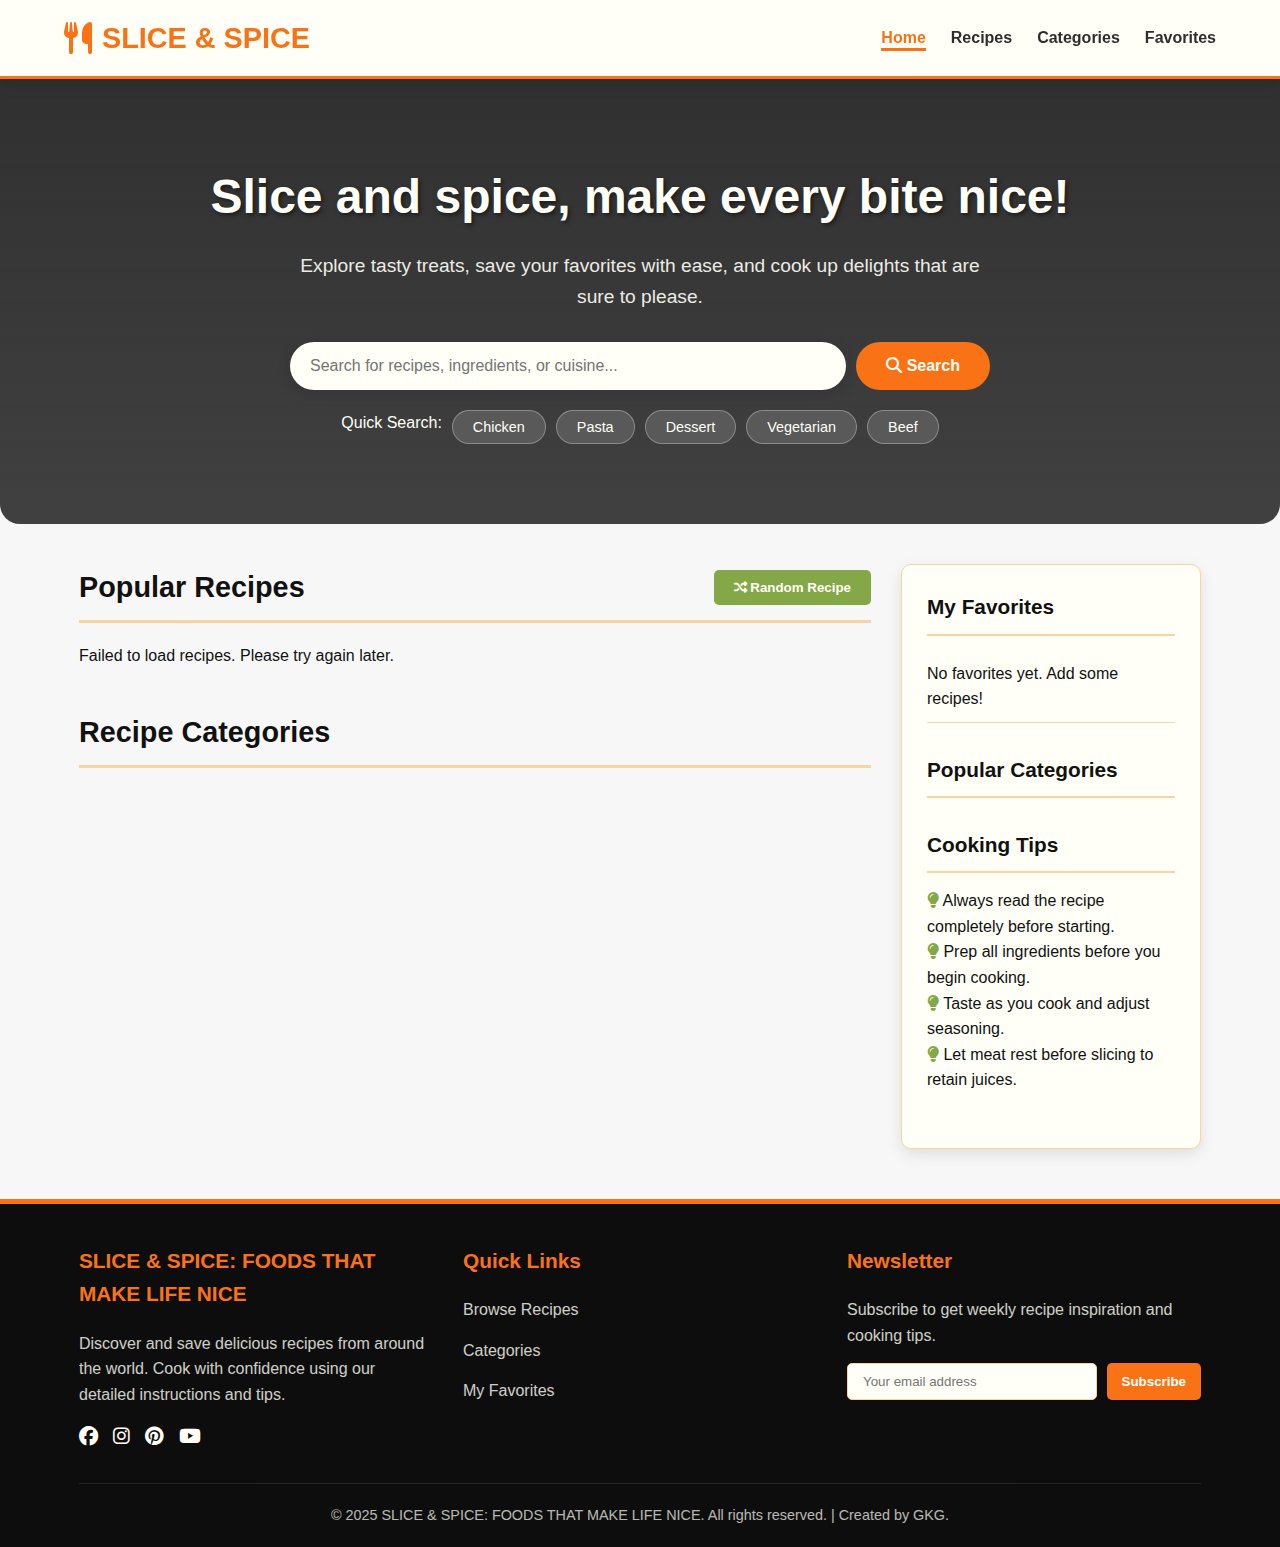
<file: index.html>
<!DOCTYPE html>
<html lang="en">
<head>
    <meta charset="UTF-8">
    <meta name="viewport" content="width=device-width, initial-scale=1.0">
    <title>SLICE & SPICE: FOODS THAT MAKE LIFE NICE</title>
    <link rel="stylesheet" href="style.css">
    <link rel="stylesheet" href="https://cdnjs.cloudflare.com/ajax/libs/font-awesome/6.4.0/css/all.min.css">
</head>
<body>
    <!-- Header -->
    <header>
        <div class="container header-container">
            <a href="#" class="logo">
                <i class="fas fa-utensils"></i>
                SLICE & SPICE
            </a>
            <nav>
                <ul>
                    <li><a href="#" class="active">Home</a></li>
                    <li><a href="#recipes">Recipes</a></li>
                    <li><a href="#categories">Categories</a></li>
                    <li><a href="#favorites">Favorites</a></li>
                </ul>
            </nav>
        </div>
    </header>

    <!-- Hero Section -->
    <section class="hero">
        <div class="container">
            <h1>Slice and spice, make every bite nice!</h1>
            <p>Explore tasty treats, save your favorites with ease, and cook up delights that are sure to please.</p>
            
            <div class="search-container">
                <div class="search-box">
                    <input type="text" id="search-input" placeholder="Search for recipes, ingredients, or cuisine...">
                    <button id="search-btn">
                        <i class="fas fa-search"></i> Search
                    </button>
                </div>
                
                <div class="quick-search">
                    <span>Quick Search:</span>
                    <button class="quick-btn" data-search="chicken">Chicken</button>
                    <button class="quick-btn" data-search="pasta">Pasta</button>
                    <button class="quick-btn" data-search="dessert">Dessert</button>
                    <button class="quick-btn" data-search="vegetarian">Vegetarian</button>
                    <button class="quick-btn" data-search="beef">Beef</button>
                </div>
            </div>
        </div>
    </section>

    <!-- Main Content -->
    <div class="container main-content">
        <!-- Recipe Grid Section -->
        <main>
            <div class="section-title">
                <h2 id="recipes">Popular Recipes</h2>
                <button id="random-btn">
                    <i class="fas fa-random"></i> Random Recipe
                </button>
            </div>
            
            <div id="recipe-container" class="recipe-grid">
                <!-- Recipes will be loaded here -->
                <div class="spinner"></div>
            </div>
            
            <div class="section-title">
                <h2 id="categories">Recipe Categories</h2>
            </div>
            
            <div id="category-container" class="recipe-grid">
                <!-- Categories will be loaded here -->
            </div>
        </main>

        <!-- Sidebar -->
        <aside class="sidebar">
            <div class="sidebar-section">
                <h3 id="favorites">My Favorites</h3>
                <ul id="favorites-list" class="favorites-list">
                    <!-- Favorites will be loaded here -->
                    <li>No favorites yet. Add some recipes!</li>
                </ul>
            </div>
            
            <div class="sidebar-section">
                <h3>Popular Categories</h3>
                <ul id="category-sidebar" class="category-list">
                    <!-- Categories for sidebar -->
                </ul>
            </div>
            
            <div class="sidebar-section">
                <h3>Cooking Tips</h3>
                <p><i class="fas fa-lightbulb" style="color: var(--highlight-green);"></i> Always read the recipe completely before starting.</p>
                <p><i class="fas fa-lightbulb" style="color: var(--highlight-green);"></i> Prep all ingredients before you begin cooking.</p>
                <p><i class="fas fa-lightbulb" style="color: var(--highlight-green);"></i> Taste as you cook and adjust seasoning.</p>
                <p><i class="fas fa-lightbulb" style="color: var(--highlight-green);"></i> Let meat rest before slicing to retain juices.</p>
            </div>
        </aside>
    </div>

    <!-- Recipe Detail Modal -->
    <div id="recipe-modal" class="modal">
        <div class="modal-content">
            <div class="close-modal">
                <i class="fas fa-times"></i>
            </div>
            
            <div class="modal-header">
                <h2 id="modal-title">Recipe Title</h2>
                <div class="modal-tags">
                    <!-- Tags will be added here -->
                </div>
            </div>
            
            <div class="modal-body">
                <div class="ingredients-section">
                    <div class="ingredients-list">
                        <h3>Ingredients</h3>
                        <ul id="modal-ingredients">
                            <!-- Ingredients will be added here -->
                        </ul>
                    </div>
                    
                    <div class="modal-actions">
                        <button id="favorite-btn" class="modal-btn favorite-btn">
                            <i class="far fa-heart"></i> Add to Favorites
                        </button>
                        <a id="watch-video" target="_blank" class="modal-btn watch-btn">
                            <i class="fas fa-play"></i> Watch Video
                        </a>
                    </div>
                </div>
                
                <div class="instructions">
                    <h3>Instructions</h3>
                    <p id="modal-instructions">Loading instructions...</p>
                </div>
            </div>
        </div>
    </div>

    <!-- Footer -->
    <footer>
        <div class="container">
            <div class="footer-content">
                <div class="footer-section">
                    <h3>SLICE & SPICE: FOODS THAT MAKE LIFE NICE</h3>
                    <p>Discover and save delicious recipes from around the world. Cook with confidence using our detailed instructions and tips.</p>
                    <div class="social-links">
                        <a href="#"><i class="fab fa-facebook"></i></a>
                        <a href="#"><i class="fab fa-instagram"></i></a>
                        <a href="#"><i class="fab fa-pinterest"></i></a>
                        <a href="#"><i class="fab fa-youtube"></i></a>
                    </div>
                </div>
                
                <div class="footer-section">
                    <h3>Quick Links</h3>
                    <p><a href="#recipes" style="color: var(--neutral-offwhite); text-decoration: none;">Browse Recipes</a></p>
                    <p><a href="#categories" style="color: var(--neutral-offwhite); text-decoration: none;">Categories</a></p>
                    <p><a href="#favorites" style="color: var(--neutral-offwhite); text-decoration: none;">My Favorites</a></p>
                </div>
                
                <div class="footer-section">
                    <h3>Newsletter</h3>
                    <p>Subscribe to get weekly recipe inspiration and cooking tips.</p>
                    <div class="search-box" style="margin-top: 15px;">
                        <input type="email" id="newsletter-email" placeholder="Your email address">
                        <button id="subscribe-btn">Subscribe</button>
                    </div>
                </div>
            </div>
            
            <div class="copyright">
                <p>&copy; 2025 SLICE & SPICE: FOODS THAT MAKE LIFE NICE. All rights reserved. | Created by GKG.</a></p>
            </div>
        </div>
    </footer>

    <script src="script.js"></script>
</body>
</html>
</file>
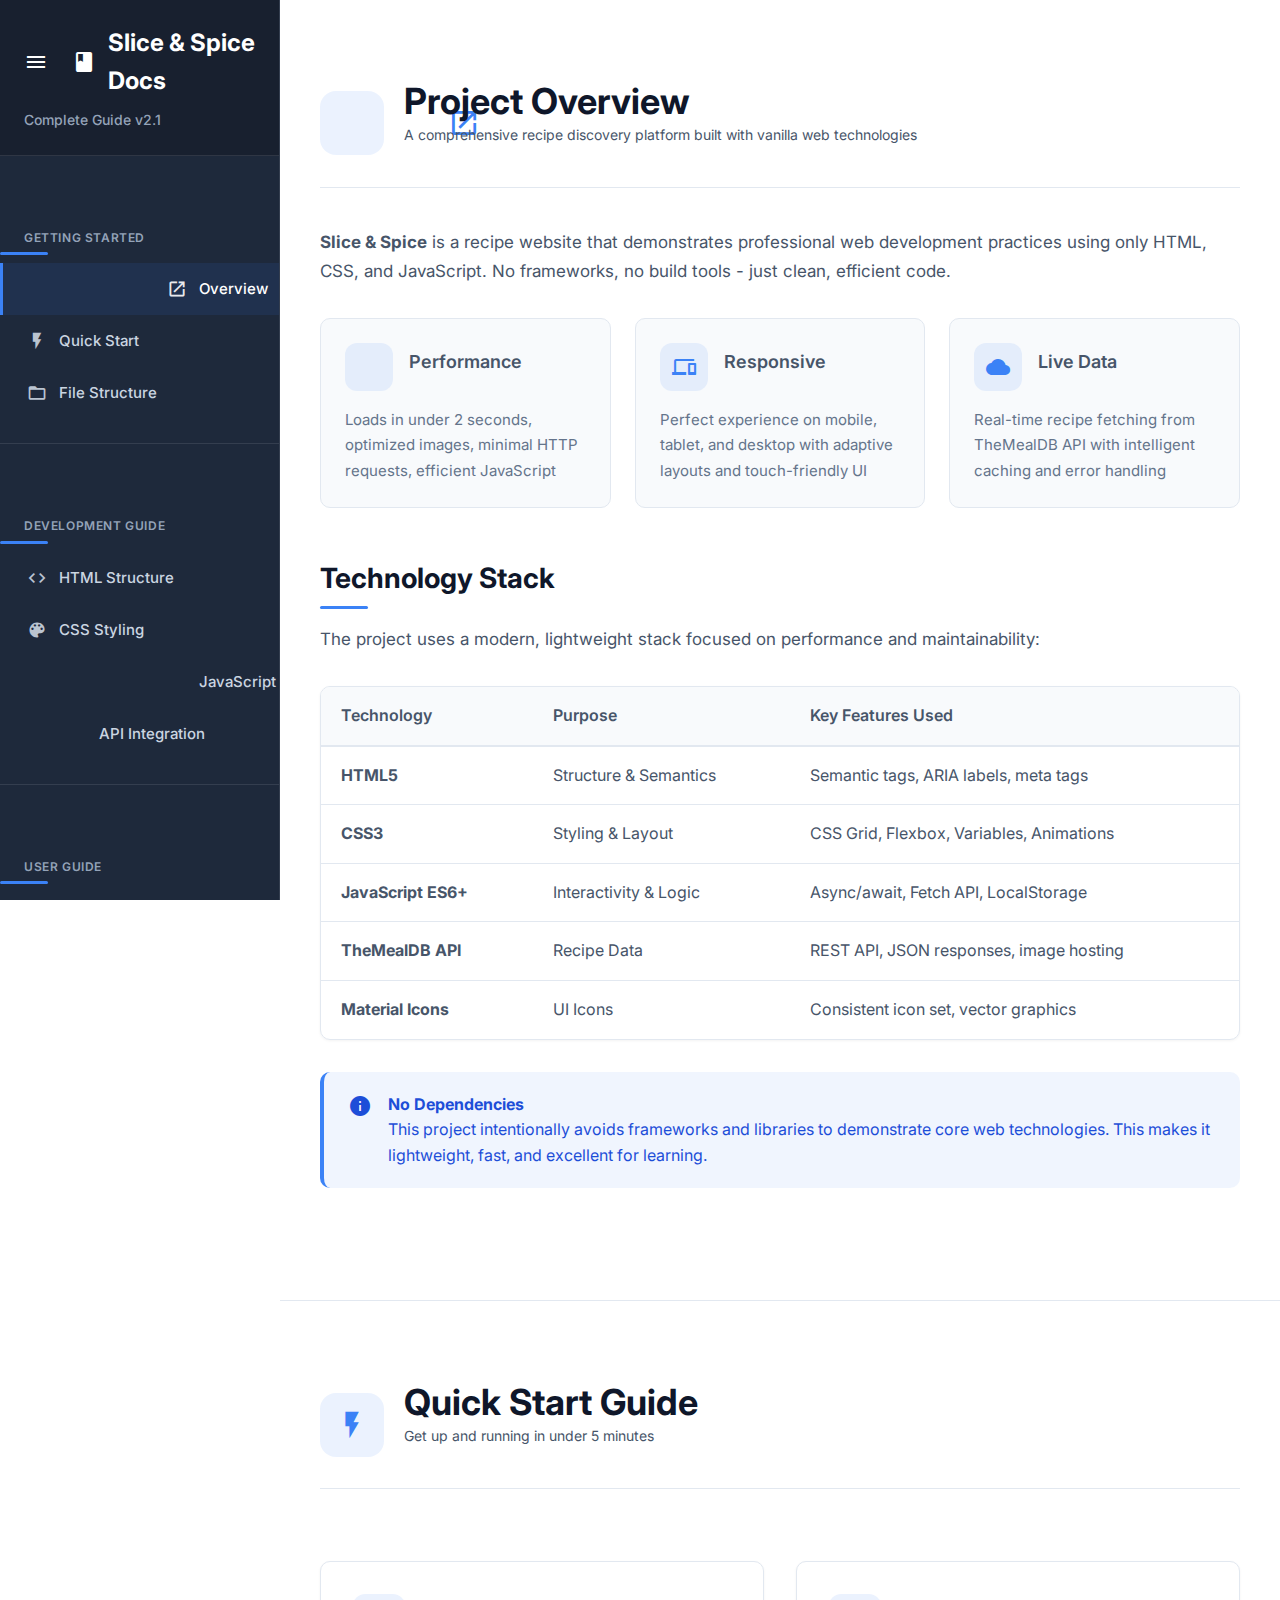
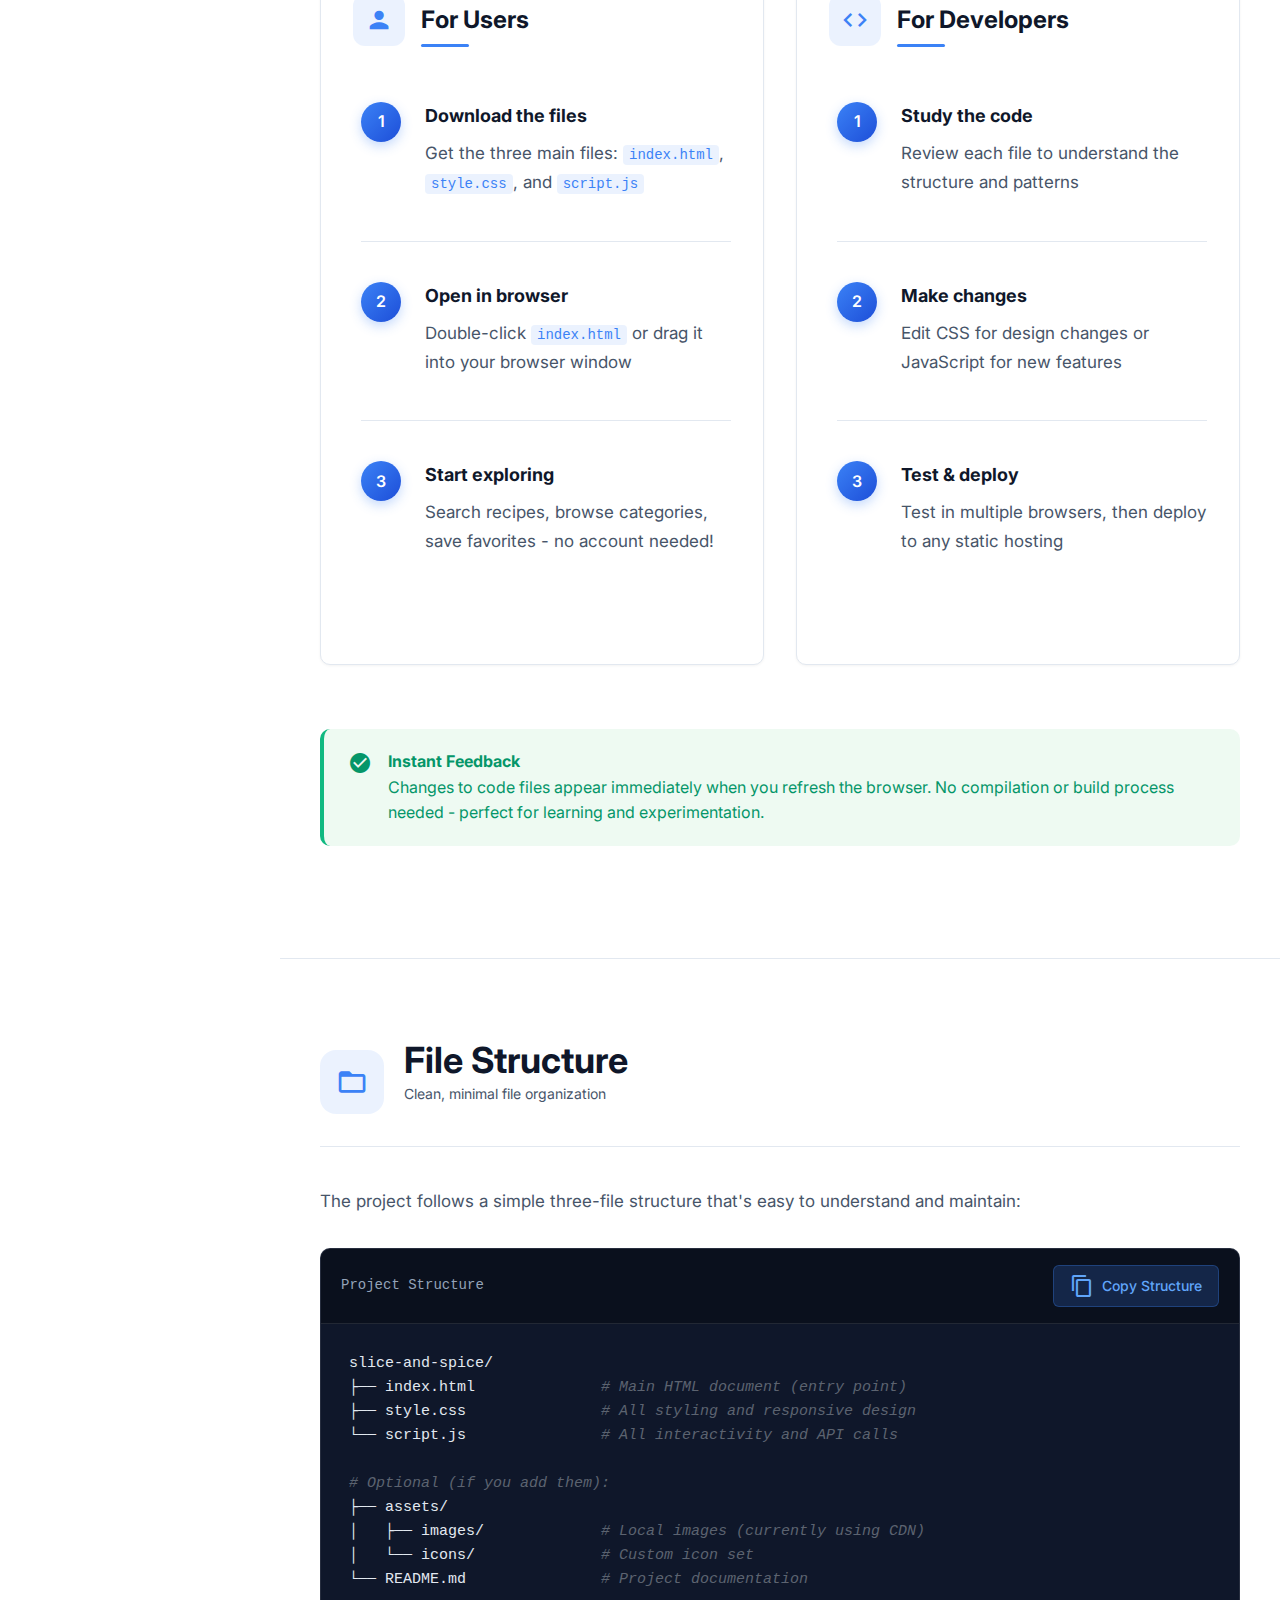
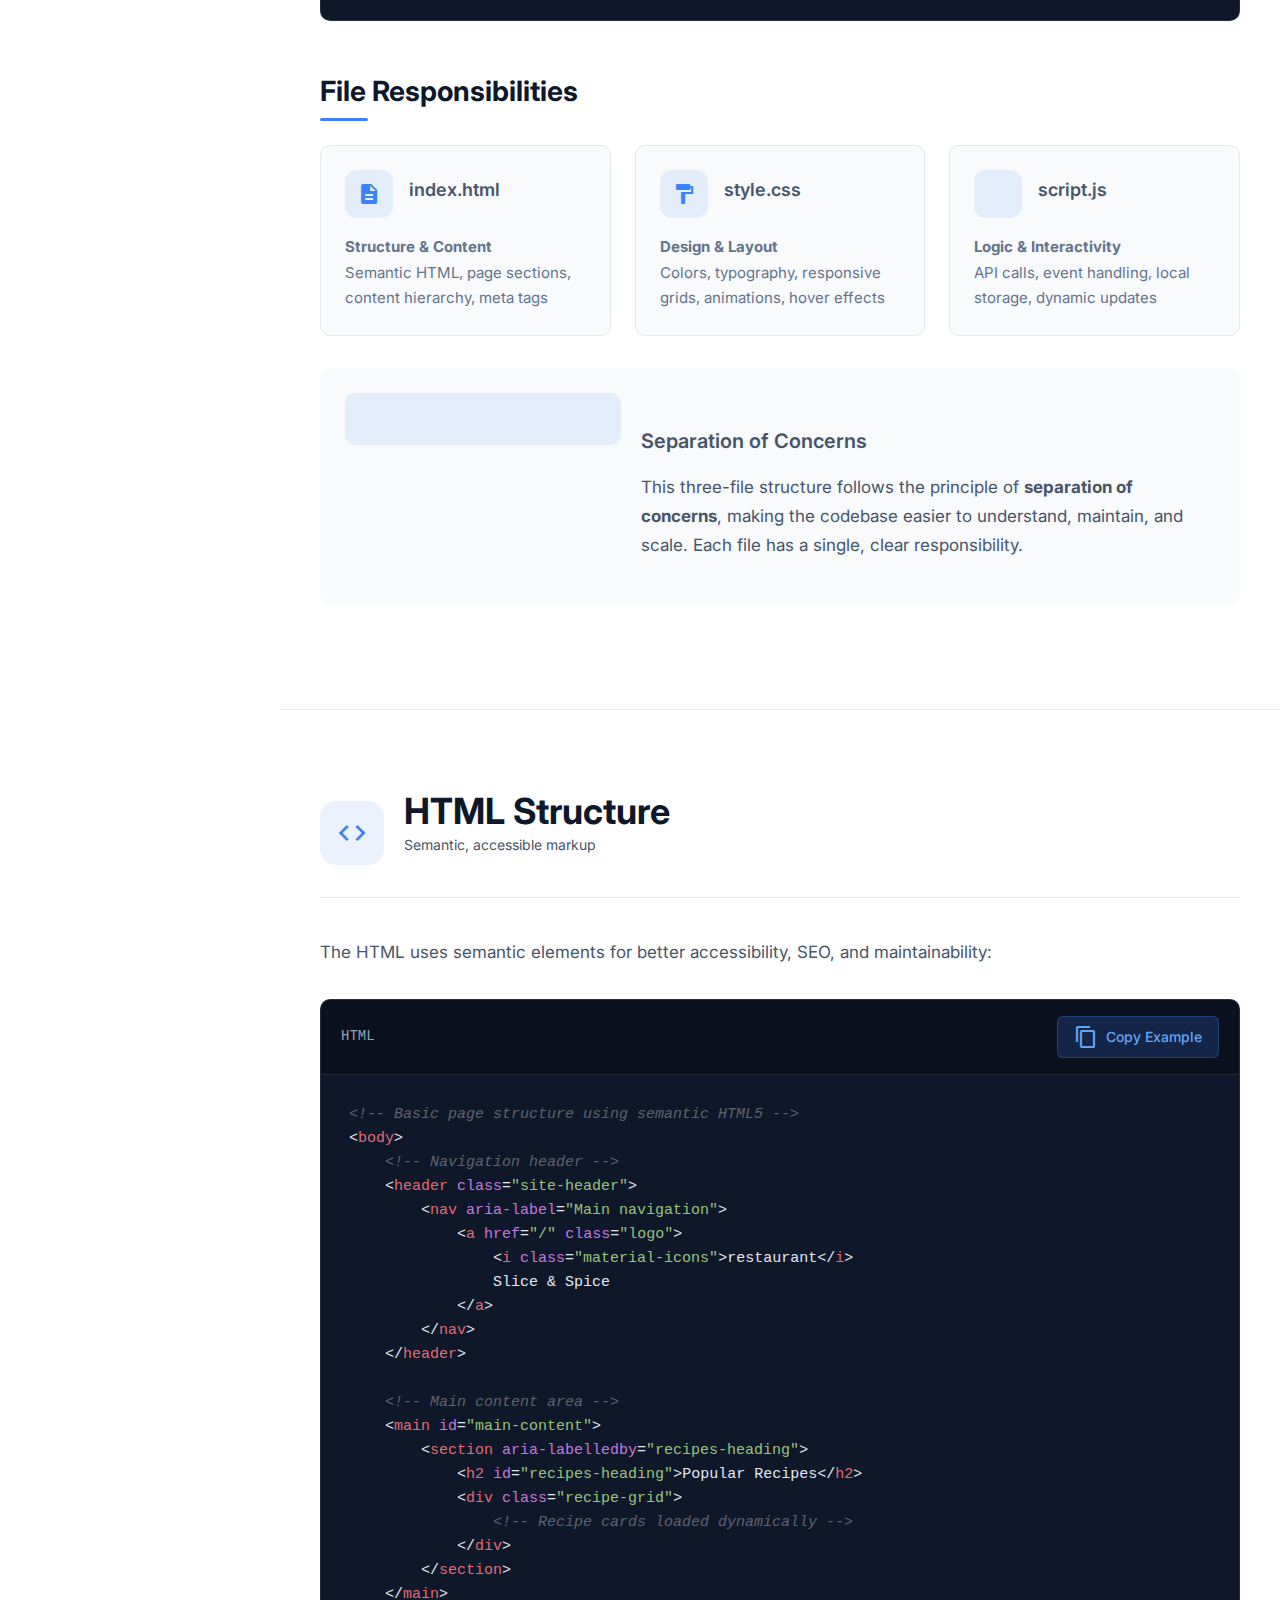
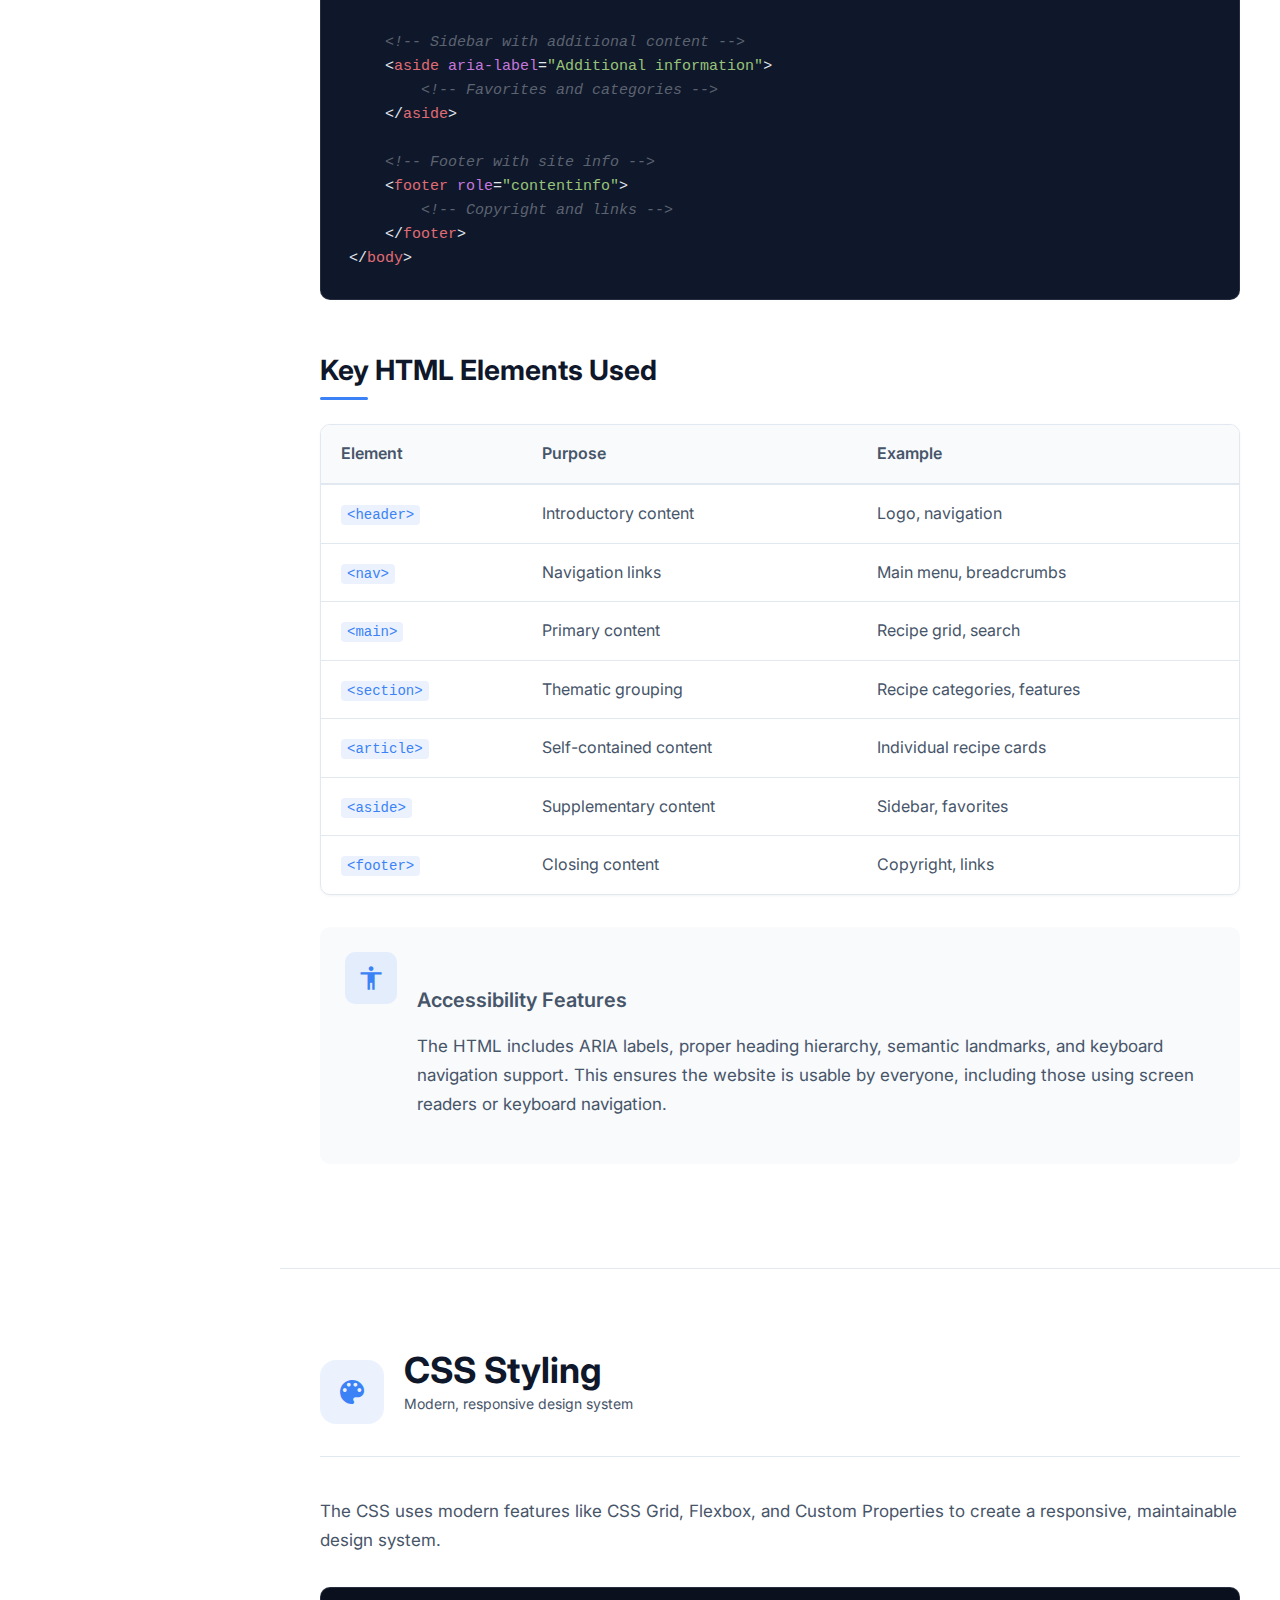
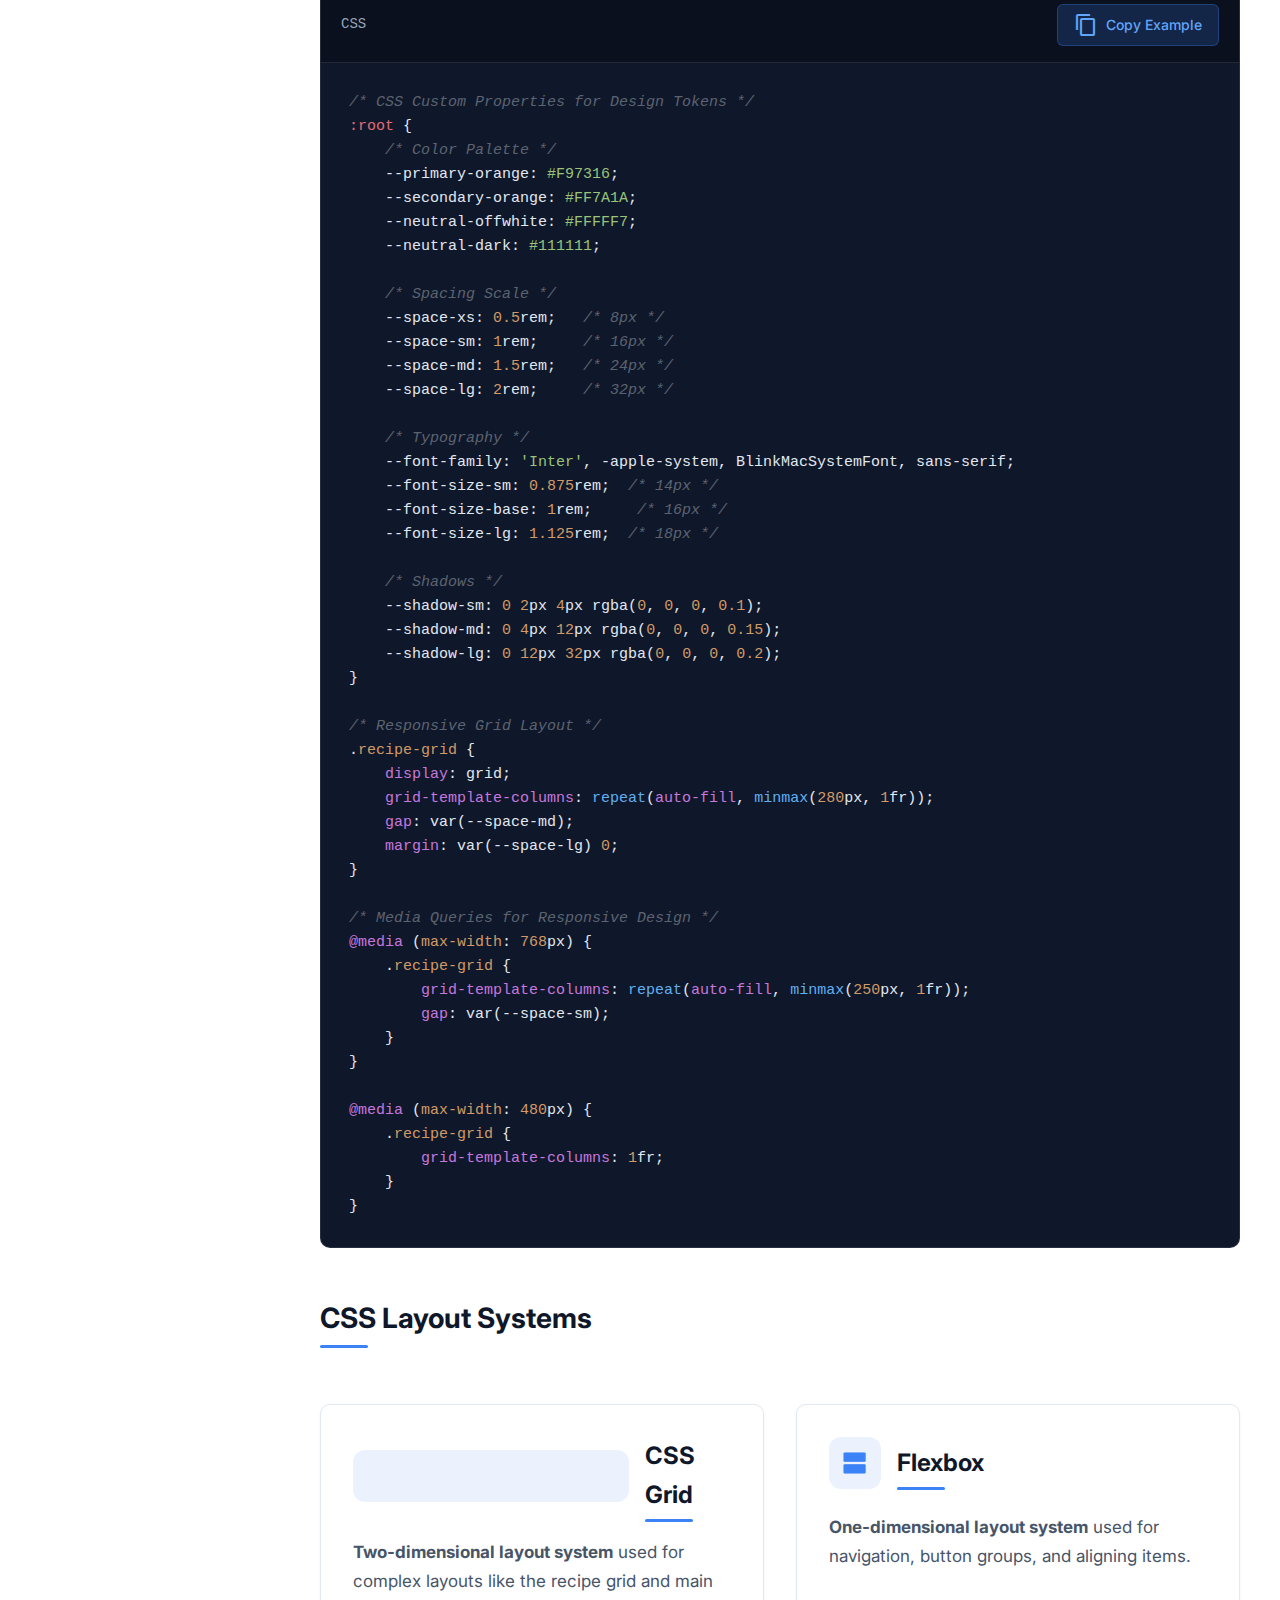
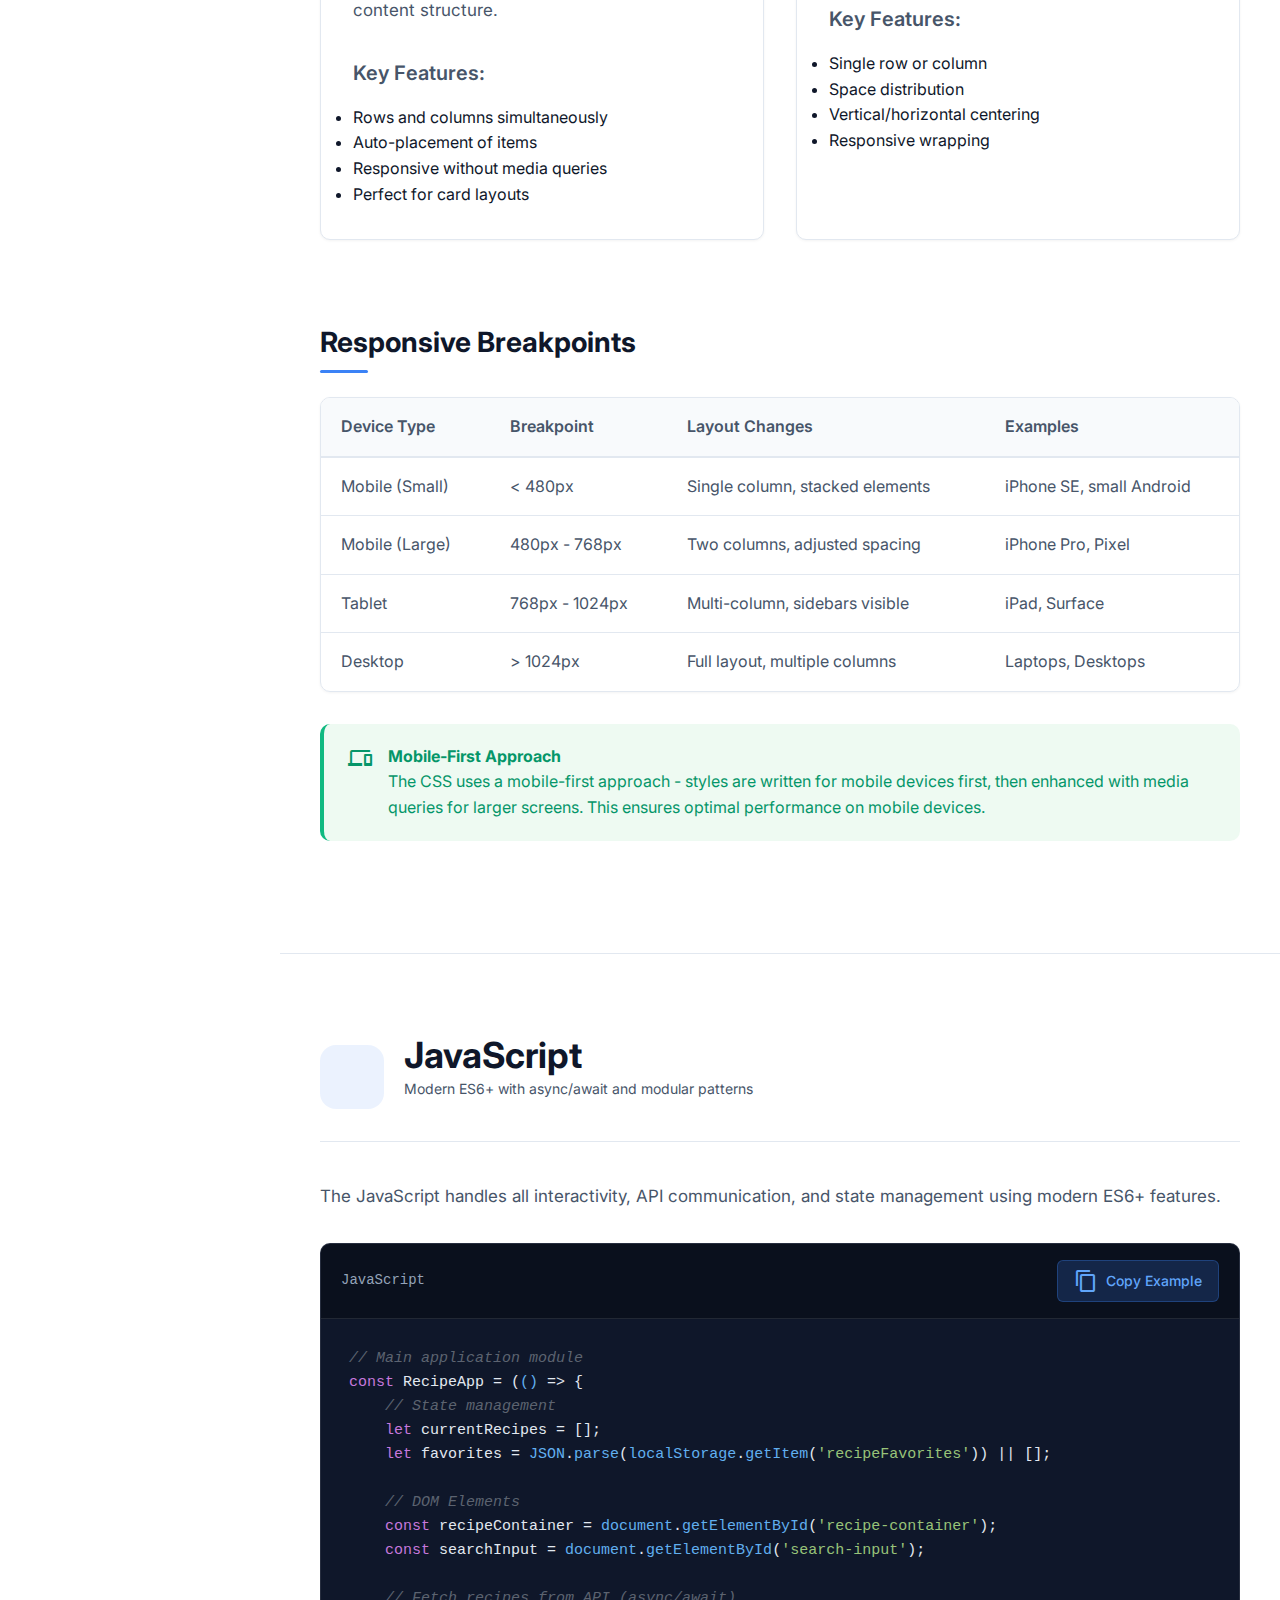
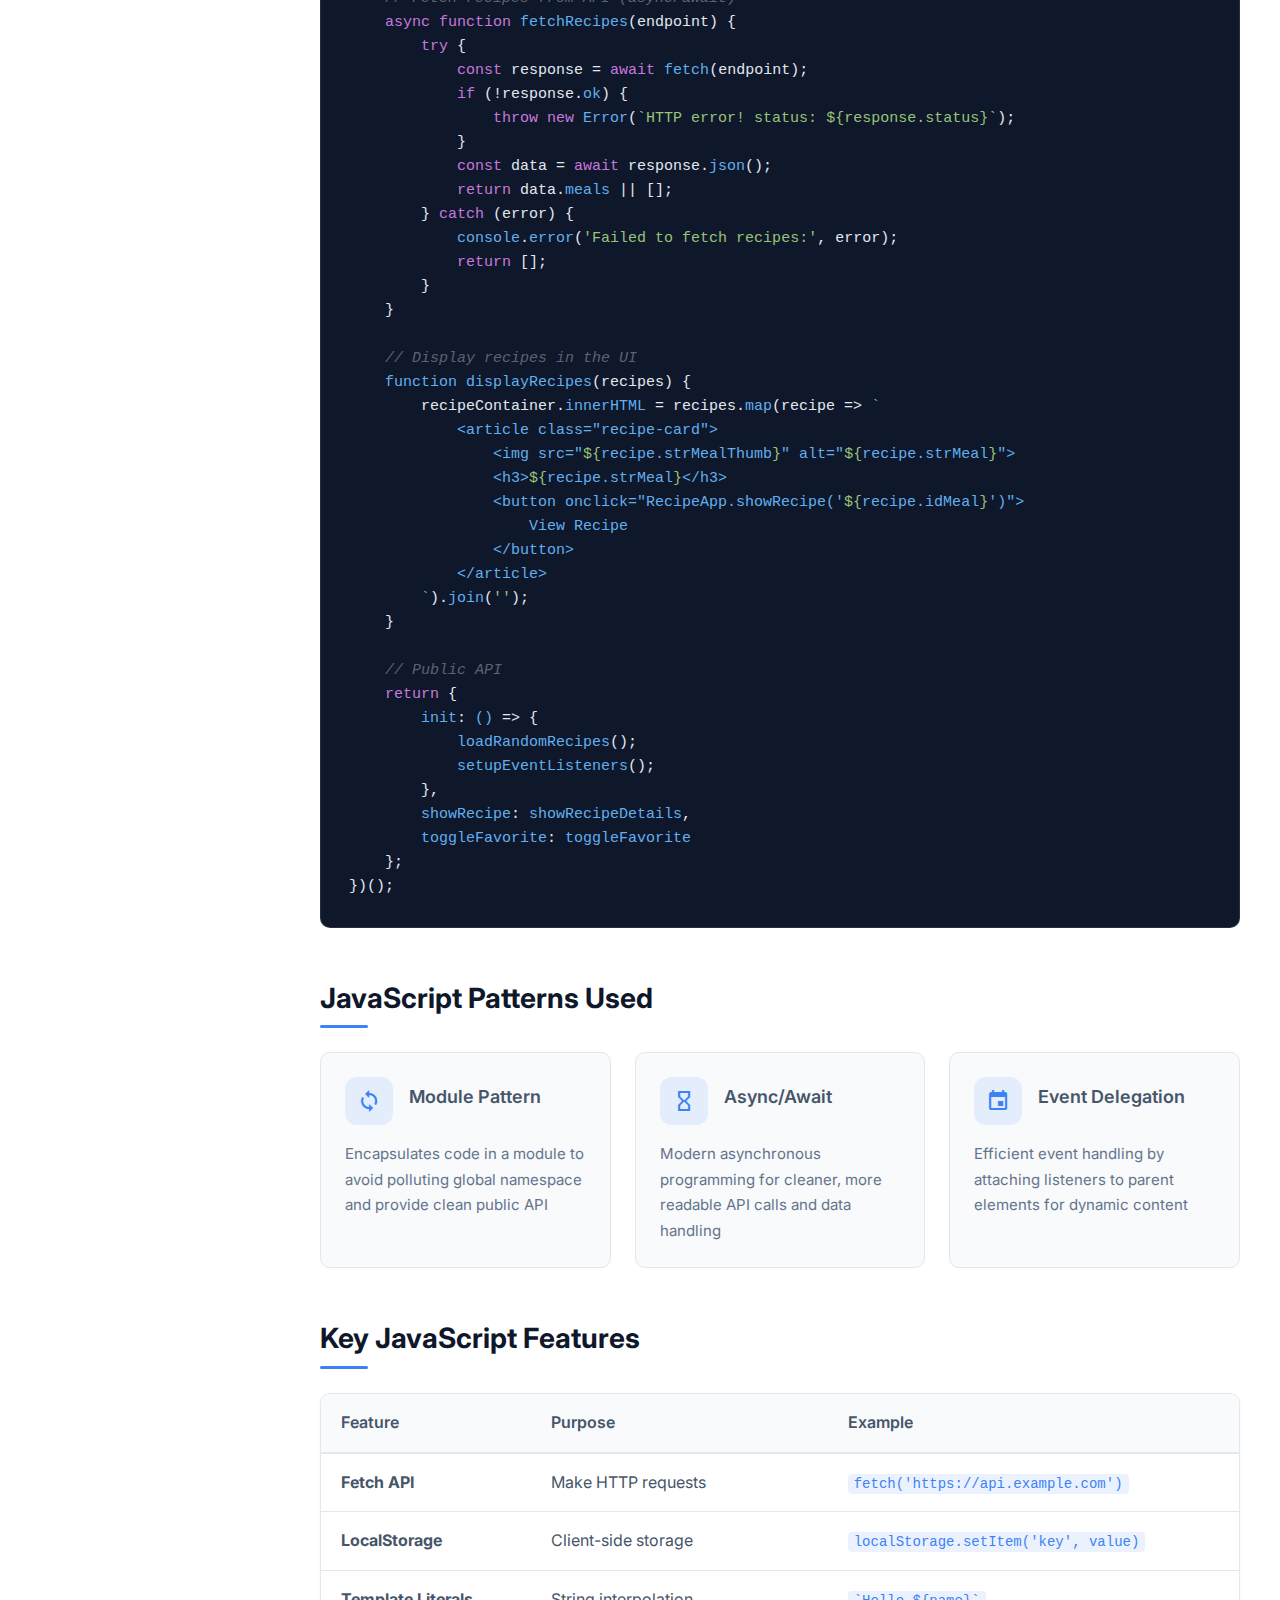
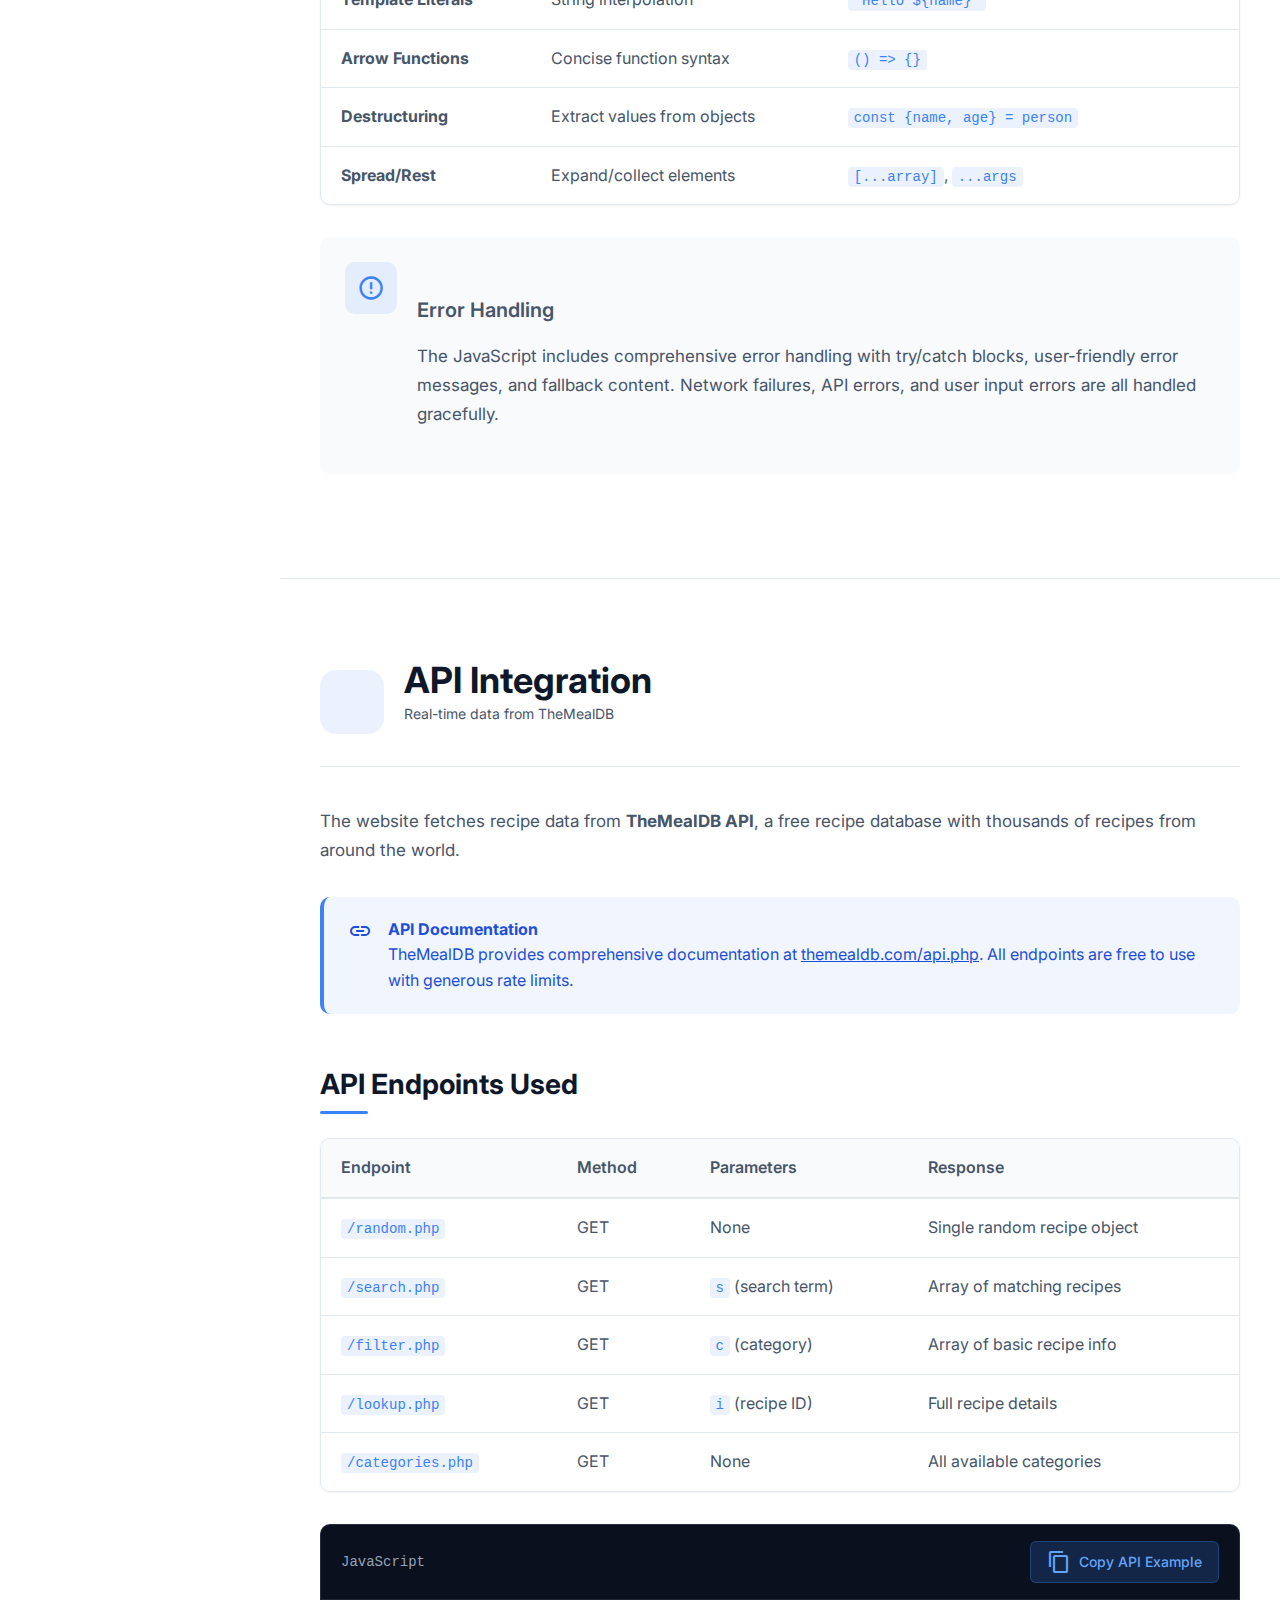
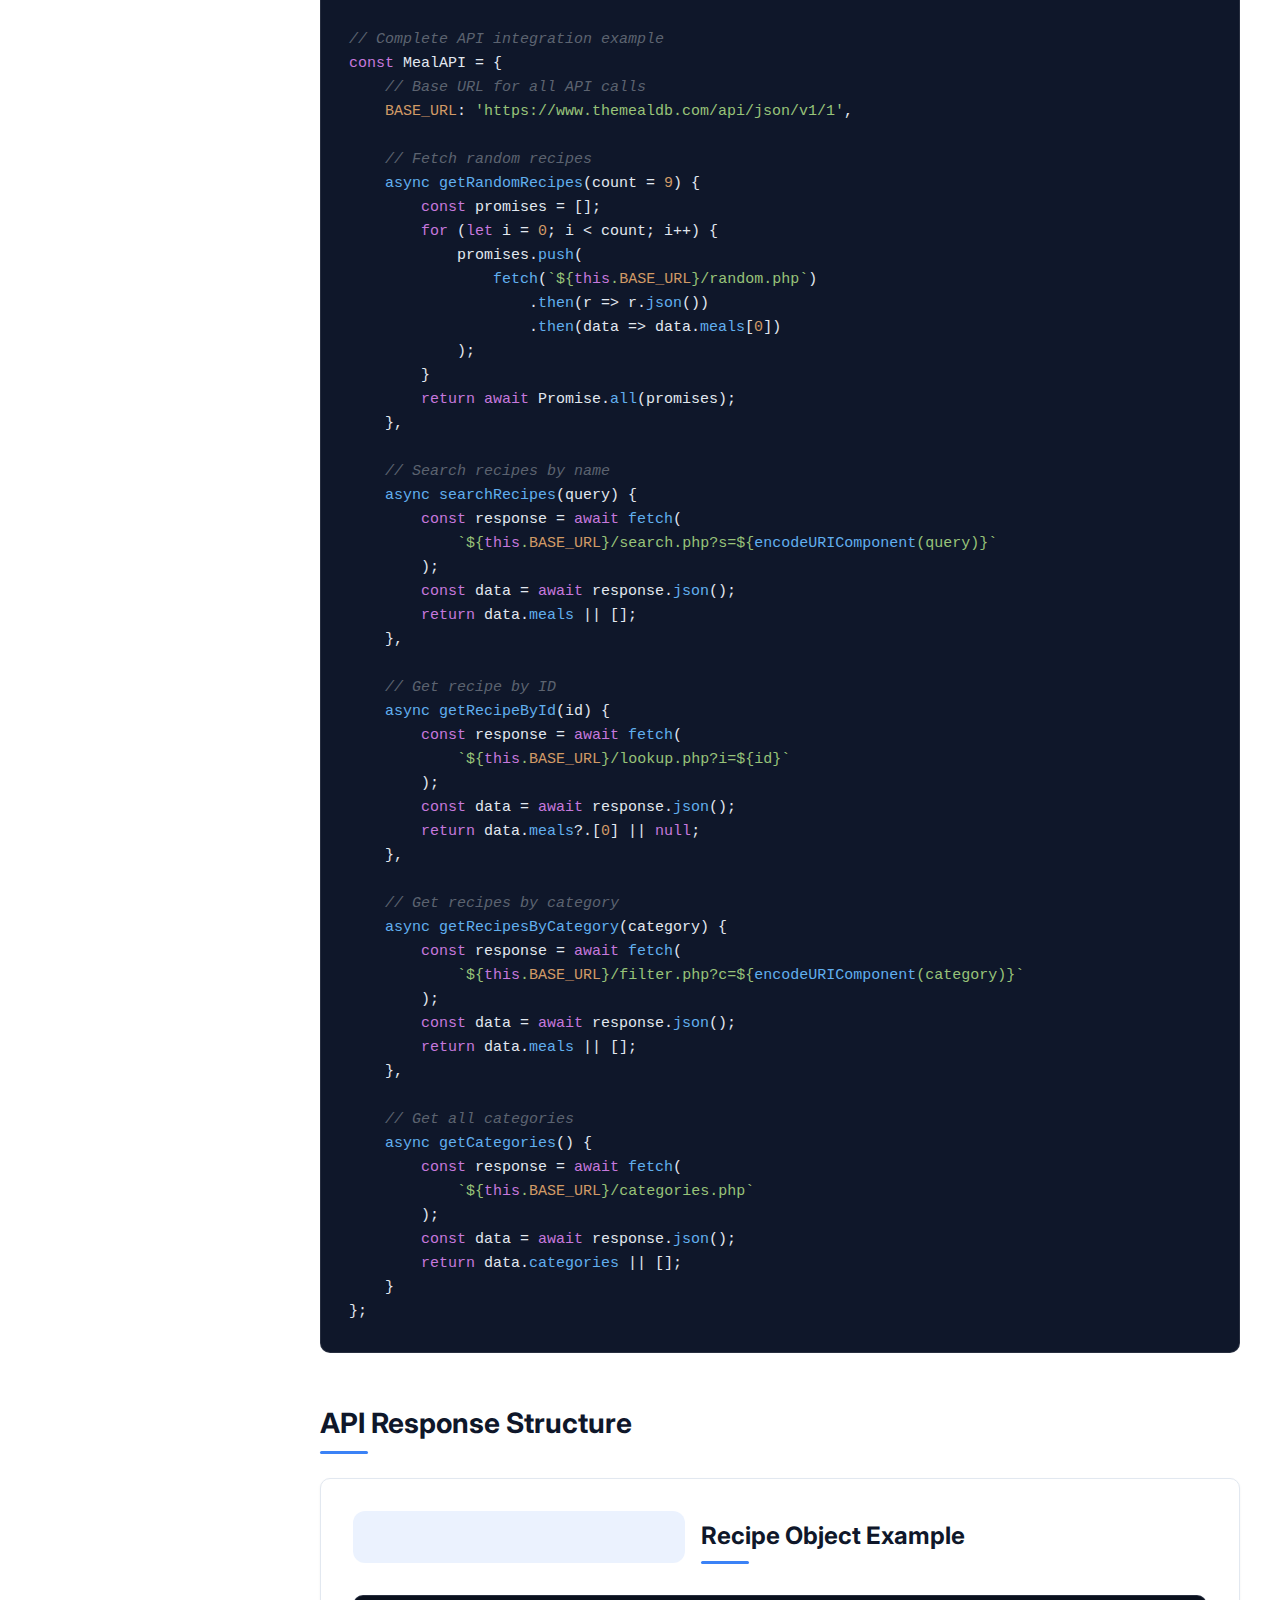
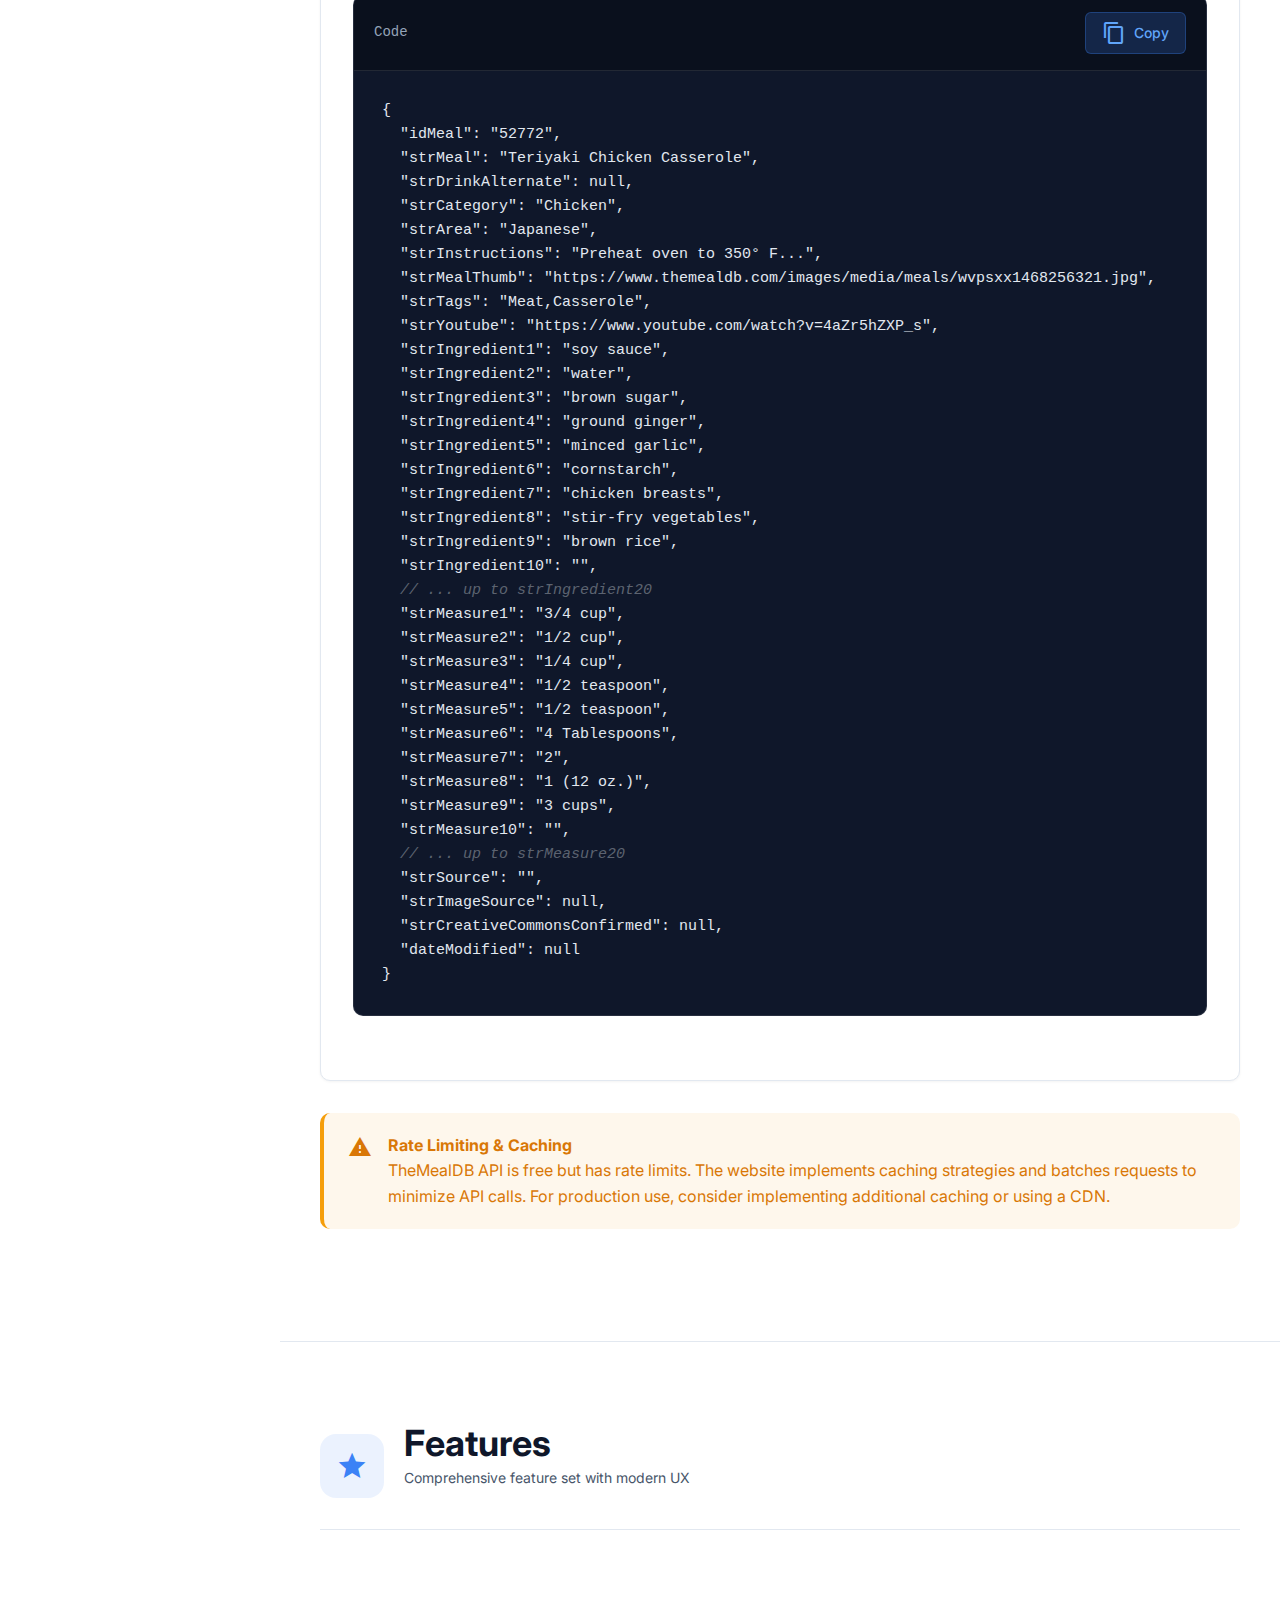
<file: docs.html>
<!DOCTYPE html>
<html lang="en">
<head>
    <meta charset="UTF-8">
    <meta name="viewport" content="width=device-width, initial-scale=1.0">
    <title>Slice & Spice Documentation</title>
    <!-- Material Icons CDN -->
    <link href="https://fonts.googleapis.com/icon?family=Material+Icons" rel="stylesheet">
    <!-- Inter Font -->
    <link href="https://fonts.googleapis.com/css2?family=Inter:wght@300;400;500;600;700&display=swap" rel="stylesheet">
    <style>
        /* ===== MINIMALIST STYLES ===== */
        :root {
            --bg-primary: #ffffff;
            --bg-secondary: #f8fafc;
            --bg-sidebar: #1e293b;
            --text-primary: #0f172a;
            --text-secondary: #475569;
            --text-light: #64748b;
            --accent-primary: #3b82f6;
            --accent-secondary: #1d4ed8;
            --border-color: #e2e8f0;
            --radius-sm: 6px;
            --radius-md: 10px;
            --radius-lg: 16px;
            --shadow-sm: 0 1px 3px rgba(0,0,0,0.05);
            --shadow-md: 0 4px 12px rgba(0,0,0,0.08);
            --shadow-lg: 0 12px 32px rgba(0,0,0,0.12);
            --transition: all 0.2s cubic-bezier(0.4, 0, 0.2, 1);
        }
        
        /* Material Icons Base Styles */
        .material-icons {
            font-family: 'Material Icons';
            font-weight: normal;
            font-style: normal;
            font-size: 24px;
            line-height: 1;
            letter-spacing: normal;
            text-transform: none;
            display: inline-block;
            white-space: nowrap;
            word-wrap: normal;
            direction: ltr;
            -webkit-font-feature-settings: 'liga';
            -webkit-font-smoothing: antialiased;
        }
        
        * {
            margin: 0;
            padding: 0;
            box-sizing: border-box;
        }
        
        html {
            scroll-behavior: smooth;
            scroll-padding-top: 80px;
        }
        
        body {
            font-family: 'Inter', -apple-system, BlinkMacSystemFont, sans-serif;
            background: var(--bg-primary);
            color: var(--text-primary);
            line-height: 1.6;
            font-weight: 400;
            -webkit-font-smoothing: antialiased;
        }
        
        /* ===== LAYOUT ===== */
        .app-container {
            display: grid;
            grid-template-columns: 280px 1fr;
            min-height: 100vh;
        }
        
        /* ===== SIDEBAR ===== */
        .sidebar {
            background: var(--bg-sidebar);
            color: white;
            position: fixed;
            top: 0;
            left: 0;
            bottom: 0;
            width: 280px;
            overflow-y: auto;
            padding: 0;
            z-index: 100;
            border-right: 1px solid rgba(255,255,255,0.1);
        }
        
        .sidebar-header {
            padding: 24px;
            border-bottom: 1px solid rgba(255,255,255,0.1);
            background: rgba(0,0,0,0.2);
        }
        
        .sidebar-header h1 {
            font-size: 1.5rem;
            font-weight: 700;
            margin-bottom: 8px;
            display: flex;
            align-items: center;
            gap: 12px;
        }
        
        .sidebar-header .version {
            font-size: 0.875rem;
            color: #94a3b8;
            font-weight: 500;
            display: block;
            margin-top: 4px;
        }
        
        .nav-section {
            padding: 24px 0;
            border-bottom: 1px solid rgba(255,255,255,0.1);
        }
        
        .nav-section:last-child {
            border-bottom: none;
        }
        
        .nav-section h3 {
            font-size: 0.75rem;
            text-transform: uppercase;
            letter-spacing: 0.05em;
            color: #94a3b8;
            padding: 0 24px;
            margin-bottom: 16px;
            font-weight: 600;
        }
        
        .nav-links {
            list-style: none;
        }
        
        .nav-link {
            display: flex;
            align-items: center;
            gap: 12px;
            padding: 14px 24px;
            color: #cbd5e1;
            text-decoration: none;
            font-size: 0.9375rem;
            font-weight: 500;
            transition: var(--transition);
            border-left: 3px solid transparent;
            position: relative;
        }
        
        .nav-link:hover {
            background: rgba(255,255,255,0.05);
            color: white;
            border-left-color: var(--accent-primary);
        }
        
        .nav-link.active {
            background: rgba(59, 130, 246, 0.1);
            color: white;
            border-left-color: var(--accent-primary);
        }
        
        .nav-link .material-icons {
            font-size: 20px;
            opacity: 0.9;
        }
        
        /* ===== MAIN CONTENT ===== */
        .main-content {
            grid-column: 2;
            padding: 0;
            max-width: 1000px;
            margin: 0 auto;
            width: 100%;
        }
        
        .content-section {
            padding: 80px 40px;
            border-bottom: 1px solid var(--border-color);
        }
        
        .content-section:last-child {
            border-bottom: none;
        }
        
        /* ===== TYPOGRAPHY ===== */
        .section-title {
            display: flex;
            align-items: center;
            gap: 20px;
            margin-bottom: 40px;
            padding-bottom: 20px;
            border-bottom: 1px solid var(--border-color);
        }
        
        .section-title h2 {
            font-size: 2.25rem;
            font-weight: 700;
            color: var(--text-primary);
            line-height: 1.2;
        }
        
        .section-title .icon-wrapper {
            display: flex;
            align-items: center;
            justify-content: center;
            width: 64px;
            height: 64px;
            background: rgba(59, 130, 246, 0.1);
            border-radius: var(--radius-lg);
            flex-shrink: 0;
        }
        
        .section-title .material-icons {
            font-size: 32px;
            color: var(--accent-primary);
        }
        
        h3 {
            font-size: 1.75rem;
            font-weight: 700;
            margin: 48px 0 24px;
            color: var(--text-primary);
            position: relative;
        }
        
        h3:after {
            content: '';
            position: absolute;
            bottom: -8px;
            left: 0;
            width: 48px;
            height: 3px;
            background: var(--accent-primary);
            border-radius: 2px;
        }
        
        h4 {
            font-size: 1.25rem;
            font-weight: 600;
            margin: 32px 0 16px;
            color: var(--text-secondary);
        }
        
        p {
            font-size: 1.0625rem;
            color: var(--text-secondary);
            margin-bottom: 20px;
            line-height: 1.7;
        }
        
        /* ===== CARDS ===== */
        .card {
            background: var(--bg-primary);
            border: 1px solid var(--border-color);
            border-radius: var(--radius-md);
            padding: 32px;
            margin: 32px 0;
            box-shadow: var(--shadow-sm);
            transition: var(--transition);
        }
        
        .card:hover {
            box-shadow: var(--shadow-md);
            transform: translateY(-4px);
            border-color: var(--accent-primary);
        }
        
        .card-header {
            display: flex;
            align-items: center;
            gap: 16px;
            margin-bottom: 24px;
        }
        
        .card-header .material-icons {
            color: var(--accent-primary);
            font-size: 28px;
            background: rgba(59, 130, 246, 0.1);
            padding: 12px;
            border-radius: 12px;
        }
        
        .card-header h3 {
            margin: 0;
            font-size: 1.5rem;
        }
        
        /* ===== CODE BLOCKS ===== */
        .code-container {
            position: relative;
            background: #0f172a;
            border-radius: var(--radius-md);
            overflow: hidden;
            margin: 32px 0;
            border: 1px solid rgba(255,255,255,0.1);
        }
        
        .code-header {
            display: flex;
            justify-content: space-between;
            align-items: center;
            padding: 16px 20px;
            background: rgba(0,0,0,0.3);
            border-bottom: 1px solid rgba(255,255,255,0.1);
        }
        
        .code-header .language {
            color: #94a3b8;
            font-size: 0.875rem;
            font-family: 'SF Mono', Monaco, monospace;
            font-weight: 500;
        }
        
        .copy-btn {
            background: rgba(59, 130, 246, 0.2);
            border: 1px solid rgba(59, 130, 246, 0.3);
            color: #60a5fa;
            padding: 8px 16px;
            border-radius: 6px;
            font-size: 0.875rem;
            cursor: pointer;
            display: flex;
            align-items: center;
            gap: 8px;
            transition: var(--transition);
            font-family: 'Inter', sans-serif;
            font-weight: 500;
        }
        
        .copy-btn:hover {
            background: rgba(59, 130, 246, 0.3);
            transform: translateY(-1px);
        }
        
        pre {
            padding: 28px;
            overflow-x: auto;
            color: #e2e8f0;
            font-family: 'SF Mono', Monaco, 'Cascadia Code', monospace;
            font-size: 0.9375rem;
            line-height: 1.6;
            tab-size: 2;
        }
        
        code {
            font-family: 'SF Mono', Monaco, monospace;
            background: rgba(59, 130, 246, 0.1);
            padding: 2px 6px;
            border-radius: 4px;
            font-size: 0.875rem;
            color: var(--accent-primary);
        }
        
        pre code {
            background: transparent;
            padding: 0;
            color: inherit;
        }
        
        .keyword { color: #c678dd; }
        .string { color: #98c379; }
        .comment { color: #5c6370; font-style: italic; }
        .function { color: #61afef; }
        .number { color: #d19a66; }
        .tag { color: #e06c75; }
        .attribute { color: #d19a66; }
        
        /* ===== GRID LAYOUTS ===== */
        .grid-2 {
            display: grid;
            grid-template-columns: repeat(auto-fit, minmax(320px, 1fr));
            gap: 32px;
            margin: 32px 0;
        }
        
        .grid-3 {
            display: grid;
            grid-template-columns: repeat(auto-fit, minmax(280px, 1fr));
            gap: 24px;
            margin: 32px 0;
        }
        
        /* ===== DEFINITION CARDS ===== */
        .term-card {
            background: var(--bg-secondary);
            border: 1px solid var(--border-color);
            border-radius: var(--radius-md);
            padding: 24px;
            transition: var(--transition);
            height: 100%;
            display: flex;
            flex-direction: column;
        }
        
        .term-card:hover {
            border-color: var(--accent-primary);
            box-shadow: var(--shadow-sm);
            transform: translateY(-4px);
        }
        
        .term-card-header {
            display: flex;
            align-items: center;
            gap: 16px;
            margin-bottom: 16px;
        }
        
        .term-card-header .icon-wrapper {
            display: flex;
            align-items: center;
            justify-content: center;
            width: 48px;
            height: 48px;
            background: rgba(59, 130, 246, 0.1);
            border-radius: 12px;
            flex-shrink: 0;
        }
        
        .term-card-header .material-icons {
            color: var(--accent-primary);
            font-size: 24px;
        }
        
        .term-card h4 {
            margin: 0 0 8px 0;
            font-size: 1.125rem;
        }
        
        .term-card p {
            font-size: 0.9375rem;
            color: var(--text-light);
            margin: 0;
            flex-grow: 1;
        }
        
        /* ===== STEPS ===== */
        .steps {
            counter-reset: step-counter;
            list-style: none;
            margin: 32px 0;
            padding-left: 8px;
        }
        
        .steps li {
            counter-increment: step-counter;
            position: relative;
            padding: 24px 0 24px 64px;
            margin-bottom: 16px;
            border-bottom: 1px solid var(--border-color);
        }
        
        .steps li:last-child {
            border-bottom: none;
            margin-bottom: 0;
        }
        
        .steps li:before {
            content: counter(step-counter);
            position: absolute;
            left: 0;
            top: 24px;
            width: 40px;
            height: 40px;
            background: linear-gradient(135deg, var(--accent-primary), var(--accent-secondary));
            color: white;
            border-radius: 50%;
            display: flex;
            align-items: center;
            justify-content: center;
            font-weight: 600;
            font-size: 1rem;
            box-shadow: 0 4px 12px rgba(59, 130, 246, 0.3);
        }
        
        .steps li strong {
            display: block;
            font-size: 1.125rem;
            margin-bottom: 8px;
            color: var(--text-primary);
        }
        
        /* ===== ALERTS ===== */
        .alert {
            padding: 20px 24px;
            border-radius: var(--radius-md);
            margin: 32px 0;
            display: flex;
            align-items: flex-start;
            gap: 16px;
            border-left: 4px solid;
        }
        
        .alert .material-icons {
            font-size: 24px;
            flex-shrink: 0;
            margin-top: 2px;
        }
        
        .alert-info {
            background: rgba(59, 130, 246, 0.08);
            border-left-color: var(--accent-primary);
            color: var(--accent-secondary);
        }
        
        .alert-success {
            background: rgba(34, 197, 94, 0.08);
            border-left-color: #10b981;
            color: #059669;
        }
        
        .alert-warning {
            background: rgba(245, 158, 11, 0.08);
            border-left-color: #f59e0b;
            color: #d97706;
        }
        
        .alert-error {
            background: rgba(239, 68, 68, 0.08);
            border-left-color: #ef4444;
            color: #dc2626;
        }
        
        /* ===== TABLES ===== */
        .table-container {
            overflow-x: auto;
            margin: 32px 0;
            border-radius: var(--radius-md);
            border: 1px solid var(--border-color);
            box-shadow: var(--shadow-sm);
        }
        
        table {
            width: 100%;
            border-collapse: collapse;
            min-width: 600px;
        }
        
        thead {
            background: var(--bg-secondary);
        }
        
        th {
            padding: 16px 20px;
            text-align: left;
            font-weight: 600;
            color: var(--text-secondary);
            border-bottom: 2px solid var(--border-color);
            white-space: nowrap;
        }
        
        td {
            padding: 16px 20px;
            border-bottom: 1px solid var(--border-color);
            color: var(--text-secondary);
        }
        
        tr:hover {
            background: rgba(59, 130, 246, 0.03);
        }
        
        tr:last-child td {
            border-bottom: none;
        }
        
        /* ===== FEATURE HIGHLIGHTS ===== */
        .feature-highlight {
            display: flex;
            align-items: flex-start;
            gap: 20px;
            margin: 24px 0;
            padding: 24px;
            background: var(--bg-secondary);
            border-radius: var(--radius-md);
            border: 1px solid transparent;
            transition: var(--transition);
        }
        
        .feature-highlight:hover {
            border-color: var(--accent-primary);
            transform: translateX(4px);
        }
        
        .feature-highlight .material-icons {
            color: var(--accent-primary);
            font-size: 28px;
            background: rgba(59, 130, 246, 0.1);
            padding: 12px;
            border-radius: 10px;
            flex-shrink: 0;
        }
        
        /* ===== FOOTER ===== */
        .footer {
            text-align: center;
            padding: 60px 0;
            color: var(--text-light);
            font-size: 0.9375rem;
            border-top: 1px solid var(--border-color);
        }
        
        .footer p {
            margin-bottom: 8px;
        }
        
        /* ===== RESPONSIVE ===== */
        @media (max-width: 1200px) {
            .app-container {
                grid-template-columns: 1fr;
            }
            
            .sidebar {
                position: relative;
                width: 100%;
                height: auto;
                max-height: 80vh;
                overflow-y: auto;
            }
            
            .main-content {
                grid-column: 1;
                padding: 0 24px;
            }
            
            .content-section {
                padding: 60px 0;
            }
        }
        
        @media (max-width: 768px) {
            .grid-2, .grid-3 {
                grid-template-columns: 1fr;
            }
            
            .section-title {
                flex-direction: column;
                align-items: flex-start;
                gap: 16px;
            }
            
            .section-title h2 {
                font-size: 1.75rem;
            }
            
            .section-title .icon-wrapper {
                width: 56px;
                height: 56px;
            }
            
            h3 {
                font-size: 1.5rem;
                margin: 40px 0 20px;
            }
            
            .content-section {
                padding: 40px 0;
            }
            
            .card {
                padding: 24px;
            }
            
            pre {
                padding: 20px;
                font-size: 0.875rem;
            }
        }
        
        @media (max-width: 480px) {
            .main-content {
                padding: 0 16px;
            }
            
            .section-title h2 {
                font-size: 1.5rem;
            }
            
            h3 {
                font-size: 1.25rem;
            }
            
            .code-container {
                border-radius: var(--radius-sm);
            }
            
            pre {
                padding: 16px;
            }
        }
        
        /* ===== UTILITIES ===== */
        .mb-4 { margin-bottom: 16px; }
        .mb-8 { margin-bottom: 32px; }
        .mt-8 { margin-top: 32px; }
        .gap-4 { gap: 16px; }
        .flex { display: flex; }
        .items-center { align-items: center; }
        .justify-between { justify-content: space-between; }
        .text-sm { font-size: 0.875rem; }
        .text-xs { font-size: 0.75rem; }
        .font-mono { font-family: 'SF Mono', Monaco, monospace; }
        .font-semibold { font-weight: 600; }
        
        /* ===== SCROLLBAR ===== */
        ::-webkit-scrollbar {
            width: 10px;
            height: 10px;
        }
        
        ::-webkit-scrollbar-track {
            background: var(--bg-secondary);
        }
        
        ::-webkit-scrollbar-thumb {
            background: #cbd5e1;
            border-radius: 5px;
        }
        
        ::-webkit-scrollbar-thumb:hover {
            background: #94a3b8;
        }
        
        .sidebar::-webkit-scrollbar {
            width: 6px;
        }
        
        .sidebar::-webkit-scrollbar-track {
            background: rgba(0,0,0,0.2);
        }
        
        .sidebar::-webkit-scrollbar-thumb {
            background: rgba(255,255,255,0.2);
        }
    </style>
</head>
<body>
    <div class="app-container">
        <!-- Sidebar Navigation -->
        <nav class="sidebar">
            <div class="sidebar-header">
                <h1>
                    <i class="material-icons">menu_book</i>
                    Slice & Spice Docs
                </h1>
                <span class="version">Complete Guide v2.1</span>
            </div>
            
            <!-- Getting Started -->
            <div class="nav-section">
                <h3>Getting Started</h3>
                <ul class="nav-links">
                    <li><a href="#overview" class="nav-link active">
                        <i class="material-icons">rocket_launch</i>
                        <span>Overview</span>
                    </a></li>
                    <li><a href="#quick-start" class="nav-link">
                        <i class="material-icons">flash_on</i>
                        <span>Quick Start</span>
                    </a></li>
                    <li><a href="#file-structure" class="nav-link">
                        <i class="material-icons">folder_open</i>
                        <span>File Structure</span>
                    </a></li>
                </ul>
            </div>
            
            <!-- Development Guide -->
            <div class="nav-section">
                <h3>Development Guide</h3>
                <ul class="nav-links">
                    <li><a href="#html-structure" class="nav-link">
                        <i class="material-icons">code</i>
                        <span>HTML Structure</span>
                    </a></li>
                    <li><a href="#css-styling" class="nav-link">
                        <i class="material-icons">palette</i>
                        <span>CSS Styling</span>
                    </a></li>
                    <li><a href="#javascript" class="nav-link">
                        <i class="material-icons">terminal</i>
                        <span>JavaScript</span>
                    </a></li>
                    <li><a href="#api-integration" class="nav-link">
                        <i class="material-icons">api</i>
                        <span>API Integration</span>
                    </a></li>
                </ul>
            </div>
            
            <!-- User Guide -->
            <div class="nav-section">
                <h3>User Guide</h3>
                <ul class="nav-links">
                    <li><a href="#features" class="nav-link">
                        <i class="material-icons">star</i>
                        <span>Features</span>
                    </a></li>
                    <li><a href="#how-to-use" class="nav-link">
                        <i class="material-icons">person</i>
                        <span>How to Use</span>
                    </a></li>
                    <li><a href="#customization" class="nav-link">
                        <i class="material-icons">tune</i>
                        <span>Customization</span>
                    </a></li>
                </ul>
            </div>
            
            <!-- Reference -->
            <div class="nav-section">
                <h3>Reference</h3>
                <ul class="nav-links">
                    <li><a href="#troubleshooting" class="nav-link">
                        <i class="material-icons">bug_report</i>
                        <span>Troubleshooting</span>
                    </a></li>
                    <li><a href="#glossary" class="nav-link">
                        <i class="material-icons">library_books</i>
                        <span>Glossary</span>
                    </a></li>
                    <li><a href="#faq" class="nav-link">
                        <i class="material-icons">help</i>
                        <span>FAQ</span>
                    </a></li>
                </ul>
            </div>
            
            <!-- Extra Resources -->
            <div class="nav-section">
                <h3>Resources</h3>
                <ul class="nav-links">
                    <li><a href="#best-practices" class="nav-link">
                        <i class="material-icons">school</i>
                        <span>Best Practices</span>
                    </a></li>
                    <li><a href="#deployment" class="nav-link">
                        <i class="material-icons">cloud_upload</i>
                        <span>Deployment</span>
                    </a></li>
                    <li><a href="#credits" class="nav-link">
                        <i class="material-icons">attribution</i>
                        <span>Credits</span>
                    </a></li>
                </ul>
            </div>
        </nav>
        
        <!-- Main Content -->
        <main class="main-content">
            <!-- Overview Section -->
            <section id="overview" class="content-section">
                <div class="section-title">
                    <div class="icon-wrapper">
                        <i class="material-icons">rocket_launch</i>
                    </div>
                    <div>
                        <h2>Project Overview</h2>
                        <p class="text-sm">A comprehensive recipe discovery platform built with vanilla web technologies</p>
                    </div>
                </div>
                
                <p><strong>Slice & Spice</strong> is a recipe website that demonstrates professional web development practices using only HTML, CSS, and JavaScript. No frameworks, no build tools - just clean, efficient code.</p>
                
                <div class="grid-3">
                    <div class="term-card">
                        <div class="term-card-header">
                            <div class="icon-wrapper">
                                <i class="material-icons">speed</i>
                            </div>
                            <h4>Performance</h4>
                        </div>
                        <p>Loads in under 2 seconds, optimized images, minimal HTTP requests, efficient JavaScript</p>
                    </div>
                    <div class="term-card">
                        <div class="term-card-header">
                            <div class="icon-wrapper">
                                <i class="material-icons">devices</i>
                            </div>
                            <h4>Responsive</h4>
                        </div>
                        <p>Perfect experience on mobile, tablet, and desktop with adaptive layouts and touch-friendly UI</p>
                    </div>
                    <div class="term-card">
                        <div class="term-card-header">
                            <div class="icon-wrapper">
                                <i class="material-icons">cloud</i>
                            </div>
                            <h4>Live Data</h4>
                        </div>
                        <p>Real-time recipe fetching from TheMealDB API with intelligent caching and error handling</p>
                    </div>
                </div>
                
                <h3>Technology Stack</h3>
                <p>The project uses a modern, lightweight stack focused on performance and maintainability:</p>
                
                <div class="table-container">
                    <table>
                        <thead>
                            <tr>
                                <th>Technology</th>
                                <th>Purpose</th>
                                <th>Key Features Used</th>
                            </tr>
                        </thead>
                        <tbody>
                            <tr>
                                <td><strong>HTML5</strong></td>
                                <td>Structure & Semantics</td>
                                <td>Semantic tags, ARIA labels, meta tags</td>
                            </tr>
                            <tr>
                                <td><strong>CSS3</strong></td>
                                <td>Styling & Layout</td>
                                <td>CSS Grid, Flexbox, Variables, Animations</td>
                            </tr>
                            <tr>
                                <td><strong>JavaScript ES6+</strong></td>
                                <td>Interactivity & Logic</td>
                                <td>Async/await, Fetch API, LocalStorage</td>
                            </tr>
                            <tr>
                                <td><strong>TheMealDB API</strong></td>
                                <td>Recipe Data</td>
                                <td>REST API, JSON responses, image hosting</td>
                            </tr>
                            <tr>
                                <td><strong>Material Icons</strong></td>
                                <td>UI Icons</td>
                                <td>Consistent icon set, vector graphics</td>
                            </tr>
                        </tbody>
                    </table>
                </div>
                
                <div class="alert alert-info">
                    <i class="material-icons">info</i>
                    <div>
                        <strong>No Dependencies</strong><br>
                        This project intentionally avoids frameworks and libraries to demonstrate core web technologies. This makes it lightweight, fast, and excellent for learning.
                    </div>
                </div>
            </section>
            
            <!-- Quick Start -->
            <section id="quick-start" class="content-section">
                <div class="section-title">
                    <div class="icon-wrapper">
                        <i class="material-icons">flash_on</i>
                    </div>
                    <div>
                        <h2>Quick Start Guide</h2>
                        <p class="text-sm">Get up and running in under 5 minutes</p>
                    </div>
                </div>
                
                <div class="grid-2">
                    <div class="card">
                        <div class="card-header">
                            <i class="material-icons">person</i>
                            <h3>For Users</h3>
                        </div>
                        <ol class="steps">
                            <li>
                                <strong>Download the files</strong>
                                <p>Get the three main files: <code>index.html</code>, <code>style.css</code>, and <code>script.js</code></p>
                            </li>
                            <li>
                                <strong>Open in browser</strong>
                                <p>Double-click <code>index.html</code> or drag it into your browser window</p>
                            </li>
                            <li>
                                <strong>Start exploring</strong>
                                <p>Search recipes, browse categories, save favorites - no account needed!</p>
                            </li>
                        </ol>
                    </div>
                    
                    <div class="card">
                        <div class="card-header">
                            <i class="material-icons">code</i>
                            <h3>For Developers</h3>
                        </div>
                        <ol class="steps">
                            <li>
                                <strong>Study the code</strong>
                                <p>Review each file to understand the structure and patterns</p>
                            </li>
                            <li>
                                <strong>Make changes</strong>
                                <p>Edit CSS for design changes or JavaScript for new features</p>
                            </li>
                            <li>
                                <strong>Test & deploy</strong>
                                <p>Test in multiple browsers, then deploy to any static hosting</p>
                            </li>
                        </ol>
                    </div>
                </div>
                
                <div class="alert alert-success">
                    <i class="material-icons">check_circle</i>
                    <div>
                        <strong>Instant Feedback</strong><br>
                        Changes to code files appear immediately when you refresh the browser. No compilation or build process needed - perfect for learning and experimentation.
                    </div>
                </div>
            </section>
            
            <!-- File Structure -->
            <section id="file-structure" class="content-section">
                <div class="section-title">
                    <div class="icon-wrapper">
                        <i class="material-icons">folder_open</i>
                    </div>
                    <div>
                        <h2>File Structure</h2>
                        <p class="text-sm">Clean, minimal file organization</p>
                    </div>
                </div>
                
                <p>The project follows a simple three-file structure that's easy to understand and maintain:</p>
                
                <div class="code-container">
                    <div class="code-header">
                        <span class="language">Project Structure</span>
                        <button class="copy-btn" onclick="copyCode(this)">
                            <i class="material-icons">content_copy</i>
                            Copy Structure
                        </button>
                    </div>
<pre>slice-and-spice/
├── index.html              <span class="comment"># Main HTML document (entry point)</span>
├── style.css               <span class="comment"># All styling and responsive design</span>
└── script.js               <span class="comment"># All interactivity and API calls</span>

<span class="comment"># Optional (if you add them):</span>
├── assets/
│   ├── images/             <span class="comment"># Local images (currently using CDN)</span>
│   └── icons/              <span class="comment"># Custom icon set</span>
└── README.md               <span class="comment"># Project documentation</span></pre>
                </div>
                
                <h3>File Responsibilities</h3>
                <div class="grid-3">
                    <div class="term-card">
                        <div class="term-card-header">
                            <div class="icon-wrapper">
                                <i class="material-icons">description</i>
                            </div>
                            <h4>index.html</h4>
                        </div>
                        <p><strong>Structure & Content</strong><br>Semantic HTML, page sections, content hierarchy, meta tags</p>
                    </div>
                    <div class="term-card">
                        <div class="term-card-header">
                            <div class="icon-wrapper">
                                <i class="material-icons">format_paint</i>
                            </div>
                            <h4>style.css</h4>
                        </div>
                        <p><strong>Design & Layout</strong><br>Colors, typography, responsive grids, animations, hover effects</p>
                    </div>
                    <div class="term-card">
                        <div class="term-card-header">
                            <div class="icon-wrapper">
                                <i class="material-icons">psychology</i>
                            </div>
                            <h4>script.js</h4>
                        </div>
                        <p><strong>Logic & Interactivity</strong><br>API calls, event handling, local storage, dynamic updates</p>
                    </div>
                </div>
                
                <div class="feature-highlight">
                    <i class="material-icons">lightbulb</i>
                    <div>
                        <h4>Separation of Concerns</h4>
                        <p>This three-file structure follows the principle of <strong>separation of concerns</strong>, making the codebase easier to understand, maintain, and scale. Each file has a single, clear responsibility.</p>
                    </div>
                </div>
            </section>
            
            <!-- HTML Structure -->
            <section id="html-structure" class="content-section">
                <div class="section-title">
                    <div class="icon-wrapper">
                        <i class="material-icons">code</i>
                    </div>
                    <div>
                        <h2>HTML Structure</h2>
                        <p class="text-sm">Semantic, accessible markup</p>
                    </div>
                </div>
                
                <p>The HTML uses semantic elements for better accessibility, SEO, and maintainability:</p>
                
                <div class="code-container">
                    <div class="code-header">
                        <span class="language">HTML</span>
                        <button class="copy-btn" onclick="copyCode(this)">
                            <i class="material-icons">content_copy</i>
                            Copy Example
                        </button>
                    </div>
<pre><span class="comment">&lt;!-- Basic page structure using semantic HTML5 --&gt;</span>
&lt;<span class="tag">body</span>&gt;
    <span class="comment">&lt;!-- Navigation header --&gt;</span>
    &lt;<span class="tag">header</span> <span class="keyword">class</span>=<span class="string">"site-header"</span>&gt;
        &lt;<span class="tag">nav</span> <span class="keyword">aria-label</span>=<span class="string">"Main navigation"</span>&gt;
            &lt;<span class="tag">a</span> <span class="keyword">href</span>=<span class="string">"/"</span> <span class="keyword">class</span>=<span class="string">"logo"</span>&gt;
                &lt;<span class="tag">i</span> <span class="keyword">class</span>=<span class="string">"material-icons"</span>&gt;restaurant&lt;/<span class="tag">i</span>&gt;
                Slice &amp; Spice
            &lt;/<span class="tag">a</span>&gt;
        &lt;/<span class="tag">nav</span>&gt;
    &lt;/<span class="tag">header</span>&gt;
    
    <span class="comment">&lt;!-- Main content area --&gt;</span>
    &lt;<span class="tag">main</span> <span class="keyword">id</span>=<span class="string">"main-content"</span>&gt;
        &lt;<span class="tag">section</span> <span class="keyword">aria-labelledby</span>=<span class="string">"recipes-heading"</span>&gt;
            &lt;<span class="tag">h2</span> <span class="keyword">id</span>=<span class="string">"recipes-heading"</span>&gt;Popular Recipes&lt;/<span class="tag">h2</span>&gt;
            &lt;<span class="tag">div</span> <span class="keyword">class</span>=<span class="string">"recipe-grid"</span>&gt;
                <span class="comment">&lt;!-- Recipe cards loaded dynamically --&gt;</span>
            &lt;/<span class="tag">div</span>&gt;
        &lt;/<span class="tag">section</span>&gt;
    &lt;/<span class="tag">main</span>&gt;
    
    <span class="comment">&lt;!-- Sidebar with additional content --&gt;</span>
    &lt;<span class="tag">aside</span> <span class="keyword">aria-label</span>=<span class="string">"Additional information"</span>&gt;
        <span class="comment">&lt;!-- Favorites and categories --&gt;</span>
    &lt;/<span class="tag">aside</span>&gt;
    
    <span class="comment">&lt;!-- Footer with site info --&gt;</span>
    &lt;<span class="tag">footer</span> <span class="keyword">role</span>=<span class="string">"contentinfo"</span>&gt;
        <span class="comment">&lt;!-- Copyright and links --&gt;</span>
    &lt;/<span class="tag">footer</span>&gt;
&lt;/<span class="tag">body</span>&gt;</pre>
                </div>
                
                <h3>Key HTML Elements Used</h3>
                <div class="table-container">
                    <table>
                        <thead>
                            <tr>
                                <th>Element</th>
                                <th>Purpose</th>
                                <th>Example</th>
                            </tr>
                        </thead>
                        <tbody>
                            <tr>
                                <td><code>&lt;header&gt;</code></td>
                                <td>Introductory content</td>
                                <td>Logo, navigation</td>
                            </tr>
                            <tr>
                                <td><code>&lt;nav&gt;</code></td>
                                <td>Navigation links</td>
                                <td>Main menu, breadcrumbs</td>
                            </tr>
                            <tr>
                                <td><code>&lt;main&gt;</code></td>
                                <td>Primary content</td>
                                <td>Recipe grid, search</td>
                            </tr>
                            <tr>
                                <td><code>&lt;section&gt;</code></td>
                                <td>Thematic grouping</td>
                                <td>Recipe categories, features</td>
                            </tr>
                            <tr>
                                <td><code>&lt;article&gt;</code></td>
                                <td>Self-contained content</td>
                                <td>Individual recipe cards</td>
                            </tr>
                            <tr>
                                <td><code>&lt;aside&gt;</code></td>
                                <td>Supplementary content</td>
                                <td>Sidebar, favorites</td>
                            </tr>
                            <tr>
                                <td><code>&lt;footer&gt;</code></td>
                                <td>Closing content</td>
                                <td>Copyright, links</td>
                            </tr>
                        </tbody>
                    </table>
                </div>
                
                <div class="feature-highlight">
                    <i class="material-icons">accessibility</i>
                    <div>
                        <h4>Accessibility Features</h4>
                        <p>The HTML includes ARIA labels, proper heading hierarchy, semantic landmarks, and keyboard navigation support. This ensures the website is usable by everyone, including those using screen readers or keyboard navigation.</p>
                    </div>
                </div>
            </section>
            
            <!-- CSS Styling -->
            <section id="css-styling" class="content-section">
                <div class="section-title">
                    <div class="icon-wrapper">
                        <i class="material-icons">palette</i>
                    </div>
                    <div>
                        <h2>CSS Styling</h2>
                        <p class="text-sm">Modern, responsive design system</p>
                    </div>
                </div>
                
                <p>The CSS uses modern features like CSS Grid, Flexbox, and Custom Properties to create a responsive, maintainable design system.</p>
                
                <div class="code-container">
                    <div class="code-header">
                        <span class="language">CSS</span>
                        <button class="copy-btn" onclick="copyCode(this)">
                            <i class="material-icons">content_copy</i>
                            Copy Example
                        </button>
                    </div>
<pre><span class="comment">/* CSS Custom Properties for Design Tokens */</span>
<span class="tag">:root</span> {
    <span class="comment">/* Color Palette */</span>
    --primary-orange: <span class="string">#F97316</span>;
    --secondary-orange: <span class="string">#FF7A1A</span>;
    --neutral-offwhite: <span class="string">#FFFFF7</span>;
    --neutral-dark: <span class="string">#111111</span>;
    
    <span class="comment">/* Spacing Scale */</span>
    --space-xs: <span class="number">0.5</span>rem;   <span class="comment">/* 8px */</span>
    --space-sm: <span class="number">1</span>rem;     <span class="comment">/* 16px */</span>
    --space-md: <span class="number">1.5</span>rem;   <span class="comment">/* 24px */</span>
    --space-lg: <span class="number">2</span>rem;     <span class="comment">/* 32px */</span>
    
    <span class="comment">/* Typography */</span>
    --font-family: <span class="string">'Inter'</span>, -apple-system, BlinkMacSystemFont, sans-serif;
    --font-size-sm: <span class="number">0.875</span>rem;  <span class="comment">/* 14px */</span>
    --font-size-base: <span class="number">1</span>rem;     <span class="comment">/* 16px */</span>
    --font-size-lg: <span class="number">1.125</span>rem;  <span class="comment">/* 18px */</span>
    
    <span class="comment">/* Shadows */</span>
    --shadow-sm: <span class="number">0</span> <span class="number">2</span>px <span class="number">4</span>px rgba(<span class="number">0</span>, <span class="number">0</span>, <span class="number">0</span>, <span class="number">0.1</span>);
    --shadow-md: <span class="number">0</span> <span class="number">4</span>px <span class="number">12</span>px rgba(<span class="number">0</span>, <span class="number">0</span>, <span class="number">0</span>, <span class="number">0.15</span>);
    --shadow-lg: <span class="number">0</span> <span class="number">12</span>px <span class="number">32</span>px rgba(<span class="number">0</span>, <span class="number">0</span>, <span class="number">0</span>, <span class="number">0.2</span>);
}

<span class="comment">/* Responsive Grid Layout */</span>
.<span class="attribute">recipe-grid</span> {
    <span class="keyword">display</span>: grid;
    <span class="keyword">grid-template-columns</span>: <span class="function">repeat</span>(<span class="keyword">auto-fill</span>, <span class="function">minmax</span>(<span class="number">280</span>px, <span class="number">1</span>fr));
    <span class="keyword">gap</span>: var(--space-md);
    <span class="keyword">margin</span>: var(--space-lg) <span class="number">0</span>;
}

<span class="comment">/* Media Queries for Responsive Design */</span>
<span class="keyword">@media</span> (<span class="attribute">max-width</span>: <span class="number">768</span>px) {
    .<span class="attribute">recipe-grid</span> {
        <span class="keyword">grid-template-columns</span>: <span class="function">repeat</span>(<span class="keyword">auto-fill</span>, <span class="function">minmax</span>(<span class="number">250</span>px, <span class="number">1</span>fr));
        <span class="keyword">gap</span>: var(--space-sm);
    }
}

<span class="keyword">@media</span> (<span class="attribute">max-width</span>: <span class="number">480</span>px) {
    .<span class="attribute">recipe-grid</span> {
        <span class="keyword">grid-template-columns</span>: <span class="number">1</span>fr;
    }
}</pre>
                </div>
                
                <h3>CSS Layout Systems</h3>
                <div class="grid-2">
                    <div class="card">
                        <div class="card-header">
                            <i class="material-icons">grid_view</i>
                            <h3>CSS Grid</h3>
                        </div>
                        <p><strong>Two-dimensional layout system</strong> used for complex layouts like the recipe grid and main content structure.</p>
                        <div class="mb-8"></div>
                        <h4>Key Features:</h4>
                        <ul>
                            <li>Rows and columns simultaneously</li>
                            <li>Auto-placement of items</li>
                            <li>Responsive without media queries</li>
                            <li>Perfect for card layouts</li>
                        </ul>
                    </div>
                    
                    <div class="card">
                        <div class="card-header">
                            <i class="material-icons">view_agenda</i>
                            <h3>Flexbox</h3>
                        </div>
                        <p><strong>One-dimensional layout system</strong> used for navigation, button groups, and aligning items.</p>
                        <div class="mb-8"></div>
                        <h4>Key Features:</h4>
                        <ul>
                            <li>Single row or column</li>
                            <li>Space distribution</li>
                            <li>Vertical/horizontal centering</li>
                            <li>Responsive wrapping</li>
                        </ul>
                    </div>
                </div>
                
                <h3>Responsive Breakpoints</h3>
                <div class="table-container">
                    <table>
                        <thead>
                            <tr>
                                <th>Device Type</th>
                                <th>Breakpoint</th>
                                <th>Layout Changes</th>
                                <th>Examples</th>
                            </tr>
                        </thead>
                        <tbody>
                            <tr>
                                <td>Mobile (Small)</td>
                                <td>&lt; 480px</td>
                                <td>Single column, stacked elements</td>
                                <td>iPhone SE, small Android</td>
                            </tr>
                            <tr>
                                <td>Mobile (Large)</td>
                                <td>480px - 768px</td>
                                <td>Two columns, adjusted spacing</td>
                                <td>iPhone Pro, Pixel</td>
                            </tr>
                            <tr>
                                <td>Tablet</td>
                                <td>768px - 1024px</td>
                                <td>Multi-column, sidebars visible</td>
                                <td>iPad, Surface</td>
                            </tr>
                            <tr>
                                <td>Desktop</td>
                                <td>&gt; 1024px</td>
                                <td>Full layout, multiple columns</td>
                                <td>Laptops, Desktops</td>
                            </tr>
                        </tbody>
                    </table>
                </div>
                
                <div class="alert alert-success">
                    <i class="material-icons">devices</i>
                    <div>
                        <strong>Mobile-First Approach</strong><br>
                        The CSS uses a mobile-first approach - styles are written for mobile devices first, then enhanced with media queries for larger screens. This ensures optimal performance on mobile devices.
                    </div>
                </div>
            </section>
            
            <!-- JavaScript -->
            <section id="javascript" class="content-section">
                <div class="section-title">
                    <div class="icon-wrapper">
                        <i class="material-icons">terminal</i>
                    </div>
                    <div>
                        <h2>JavaScript</h2>
                        <p class="text-sm">Modern ES6+ with async/await and modular patterns</p>
                    </div>
                </div>
                
                <p>The JavaScript handles all interactivity, API communication, and state management using modern ES6+ features.</p>
                
                <div class="code-container">
                    <div class="code-header">
                        <span class="language">JavaScript</span>
                        <button class="copy-btn" onclick="copyCode(this)">
                            <i class="material-icons">content_copy</i>
                            Copy Example
                        </button>
                    </div>
<pre><span class="comment">// Main application module</span>
<span class="keyword">const</span> RecipeApp = (<span class="function">()</span> => {
    <span class="comment">// State management</span>
    <span class="keyword">let</span> currentRecipes = [];
    <span class="keyword">let</span> favorites = <span class="function">JSON</span>.<span class="function">parse</span>(<span class="function">localStorage</span>.<span class="function">getItem</span>(<span class="string">'recipeFavorites'</span>)) || [];
    
    <span class="comment">// DOM Elements</span>
    <span class="keyword">const</span> recipeContainer = <span class="function">document</span>.<span class="function">getElementById</span>(<span class="string">'recipe-container'</span>);
    <span class="keyword">const</span> searchInput = <span class="function">document</span>.<span class="function">getElementById</span>(<span class="string">'search-input'</span>);
    
    <span class="comment">// Fetch recipes from API (async/await)</span>
    <span class="keyword">async function</span> <span class="function">fetchRecipes</span>(endpoint) {
        <span class="keyword">try</span> {
            <span class="keyword">const</span> response = <span class="keyword">await</span> <span class="function">fetch</span>(endpoint);
            <span class="keyword">if</span> (!response.<span class="function">ok</span>) {
                <span class="keyword">throw new</span> <span class="function">Error</span>(<span class="string">`HTTP error! status: <span class="string">${</span>response.status<span class="string">}</span>`</span>);
            }
            <span class="keyword">const</span> data = <span class="keyword">await</span> response.<span class="function">json</span>();
            <span class="keyword">return</span> data.<span class="function">meals</span> || [];
        } <span class="keyword">catch</span> (error) {
            <span class="function">console</span>.<span class="function">error</span>(<span class="string">'Failed to fetch recipes:'</span>, error);
            <span class="keyword">return</span> [];
        }
    }
    
    <span class="comment">// Display recipes in the UI</span>
    <span class="function">function</span> <span class="function">displayRecipes</span>(recipes) {
        recipeContainer.<span class="function">innerHTML</span> = recipes.<span class="function">map</span>(recipe => <span class="function">`
            &lt;article class="recipe-card"&gt;
                &lt;img src="<span class="string">${</span>recipe.strMealThumb<span class="string">}</span>" alt="<span class="string">${</span>recipe.strMeal<span class="string">}</span>"&gt;
                &lt;h3&gt;<span class="string">${</span>recipe.strMeal<span class="string">}</span>&lt;/h3&gt;
                &lt;button onclick="RecipeApp.showRecipe('<span class="string">${</span>recipe.idMeal<span class="string">}</span>')"&gt;
                    View Recipe
                &lt;/button&gt;
            &lt;/article&gt;
        `</span>).<span class="function">join</span>(<span class="string">''</span>);
    }
    
    <span class="comment">// Public API</span>
    <span class="keyword">return</span> {
        <span class="function">init</span>: <span class="function">()</span> => {
            <span class="function">loadRandomRecipes</span>();
            <span class="function">setupEventListeners</span>();
        },
        <span class="function">showRecipe</span>: <span class="function">showRecipeDetails</span>,
        <span class="function">toggleFavorite</span>: <span class="function">toggleFavorite</span>
    };
})();</span>
</pre>
                </div>
                
                <h3>JavaScript Patterns Used</h3>
                <div class="grid-3">
                    <div class="term-card">
                        <div class="term-card-header">
                            <div class="icon-wrapper">
                                <i class="material-icons">sync</i>
                            </div>
                            <h4>Module Pattern</h4>
                        </div>
                        <p>Encapsulates code in a module to avoid polluting global namespace and provide clean public API</p>
                    </div>
                    <div class="term-card">
                        <div class="term-card-header">
                            <div class="icon-wrapper">
                                <i class="material-icons">hourglass_empty</i>
                            </div>
                            <h4>Async/Await</h4>
                        </div>
                        <p>Modern asynchronous programming for cleaner, more readable API calls and data handling</p>
                    </div>
                    <div class="term-card">
                        <div class="term-card-header">
                            <div class="icon-wrapper">
                                <i class="material-icons">event</i>
                            </div>
                            <h4>Event Delegation</h4>
                        </div>
                        <p>Efficient event handling by attaching listeners to parent elements for dynamic content</p>
                    </div>
                </div>
                
                <h3>Key JavaScript Features</h3>
                <div class="table-container">
                    <table>
                        <thead>
                            <tr>
                                <th>Feature</th>
                                <th>Purpose</th>
                                <th>Example</th>
                            </tr>
                        </thead>
                        <tbody>
                            <tr>
                                <td><strong>Fetch API</strong></td>
                                <td>Make HTTP requests</td>
                                <td><code>fetch('https://api.example.com')</code></td>
                            </tr>
                            <tr>
                                <td><strong>LocalStorage</strong></td>
                                <td>Client-side storage</td>
                                <td><code>localStorage.setItem('key', value)</code></td>
                            </tr>
                            <tr>
                                <td><strong>Template Literals</strong></td>
                                <td>String interpolation</td>
                                <td><code>`Hello ${name}`</code></td>
                            </tr>
                            <tr>
                                <td><strong>Arrow Functions</strong></td>
                                <td>Concise function syntax</td>
                                <td><code>() => {}</code></td>
                            </tr>
                            <tr>
                                <td><strong>Destructuring</strong></td>
                                <td>Extract values from objects</td>
                                <td><code>const {name, age} = person</code></td>
                            </tr>
                            <tr>
                                <td><strong>Spread/Rest</strong></td>
                                <td>Expand/collect elements</td>
                                <td><code>[...array]</code>, <code>...args</code></td>
                            </tr>
                        </tbody>
                    </table>
                </div>
                
                <div class="feature-highlight">
                    <i class="material-icons">error_outline</i>
                    <div>
                        <h4>Error Handling</h4>
                        <p>The JavaScript includes comprehensive error handling with try/catch blocks, user-friendly error messages, and fallback content. Network failures, API errors, and user input errors are all handled gracefully.</p>
                    </div>
                </div>
            </section>
            
            <!-- API Integration -->
            <section id="api-integration" class="content-section">
                <div class="section-title">
                    <div class="icon-wrapper">
                        <i class="material-icons">api</i>
                    </div>
                    <div>
                        <h2>API Integration</h2>
                        <p class="text-sm">Real-time data from TheMealDB</p>
                    </div>
                </div>
                
                <p>The website fetches recipe data from <strong>TheMealDB API</strong>, a free recipe database with thousands of recipes from around the world.</p>
                
                <div class="alert alert-info">
                    <i class="material-icons">link</i>
                    <div>
                        <strong>API Documentation</strong><br>
                        TheMealDB provides comprehensive documentation at <a href="https://www.themealdb.com/api.php" target="_blank" style="color: inherit; text-decoration: underline;">themealdb.com/api.php</a>. All endpoints are free to use with generous rate limits.
                    </div>
                </div>
                
                <h3>API Endpoints Used</h3>
                <div class="table-container">
                    <table>
                        <thead>
                            <tr>
                                <th>Endpoint</th>
                                <th>Method</th>
                                <th>Parameters</th>
                                <th>Response</th>
                            </tr>
                        </thead>
                        <tbody>
                            <tr>
                                <td><code>/random.php</code></td>
                                <td>GET</td>
                                <td>None</td>
                                <td>Single random recipe object</td>
                            </tr>
                            <tr>
                                <td><code>/search.php</code></td>
                                <td>GET</td>
                                <td><code>s</code> (search term)</td>
                                <td>Array of matching recipes</td>
                            </tr>
                            <tr>
                                <td><code>/filter.php</code></td>
                                <td>GET</td>
                                <td><code>c</code> (category)</td>
                                <td>Array of basic recipe info</td>
                            </tr>
                            <tr>
                                <td><code>/lookup.php</code></td>
                                <td>GET</td>
                                <td><code>i</code> (recipe ID)</td>
                                <td>Full recipe details</td>
                            </tr>
                            <tr>
                                <td><code>/categories.php</code></td>
                                <td>GET</td>
                                <td>None</td>
                                <td>All available categories</td>
                            </tr>
                        </tbody>
                    </table>
                </div>
                
                <div class="code-container">
                    <div class="code-header">
                        <span class="language">JavaScript</span>
                        <button class="copy-btn" onclick="copyCode(this)">
                            <i class="material-icons">content_copy</i>
                            Copy API Example
                        </button>
                    </div>
<pre><span class="comment">// Complete API integration example</span>
<span class="keyword">const</span> MealAPI = {
    <span class="comment">// Base URL for all API calls</span>
    <span class="attribute">BASE_URL</span>: <span class="string">'https://www.themealdb.com/api/json/v1/1'</span>,
    
    <span class="comment">// Fetch random recipes</span>
    <span class="function">async</span> <span class="function">getRandomRecipes</span>(count = <span class="number">9</span>) {
        <span class="keyword">const</span> promises = [];
        <span class="keyword">for</span> (<span class="keyword">let</span> i = <span class="number">0</span>; i < count; i++) {
            promises.<span class="function">push</span>(
                <span class="function">fetch</span>(<span class="string">`<span class="string">${</span><span class="keyword">this</span>.<span class="attribute">BASE_URL</span><span class="string">}</span>/random.php`</span>)
                    .<span class="function">then</span>(r => r.<span class="function">json</span>())
                    .<span class="function">then</span>(data => data.<span class="function">meals</span>[<span class="number">0</span>])
            );
        }
        <span class="keyword">return</span> <span class="keyword">await</span> Promise.<span class="function">all</span>(promises);
    },
    
    <span class="comment">// Search recipes by name</span>
    <span class="function">async</span> <span class="function">searchRecipes</span>(query) {
        <span class="keyword">const</span> response = <span class="keyword">await</span> <span class="function">fetch</span>(
            <span class="string">`<span class="string">${</span><span class="keyword">this</span>.<span class="attribute">BASE_URL</span><span class="string">}</span>/search.php?s=<span class="string">${</span><span class="function">encodeURIComponent</span>(query)<span class="string">}</span>`</span>
        );
        <span class="keyword">const</span> data = <span class="keyword">await</span> response.<span class="function">json</span>();
        <span class="keyword">return</span> data.<span class="function">meals</span> || [];
    },
    
    <span class="comment">// Get recipe by ID</span>
    <span class="function">async</span> <span class="function">getRecipeById</span>(id) {
        <span class="keyword">const</span> response = <span class="keyword">await</span> <span class="function">fetch</span>(
            <span class="string">`<span class="string">${</span><span class="keyword">this</span>.<span class="attribute">BASE_URL</span><span class="string">}</span>/lookup.php?i=<span class="string">${</span>id<span class="string">}</span>`</span>
        );
        <span class="keyword">const</span> data = <span class="keyword">await</span> response.<span class="function">json</span>();
        <span class="keyword">return</span> data.<span class="function">meals</span>?.[<span class="number">0</span>] || <span class="keyword">null</span>;
    },
    
    <span class="comment">// Get recipes by category</span>
    <span class="function">async</span> <span class="function">getRecipesByCategory</span>(category) {
        <span class="keyword">const</span> response = <span class="keyword">await</span> <span class="function">fetch</span>(
            <span class="string">`<span class="string">${</span><span class="keyword">this</span>.<span class="attribute">BASE_URL</span><span class="string">}</span>/filter.php?c=<span class="string">${</span><span class="function">encodeURIComponent</span>(category)<span class="string">}</span>`</span>
        );
        <span class="keyword">const</span> data = <span class="keyword">await</span> response.<span class="function">json</span>();
        <span class="keyword">return</span> data.<span class="function">meals</span> || [];
    },
    
    <span class="comment">// Get all categories</span>
    <span class="function">async</span> <span class="function">getCategories</span>() {
        <span class="keyword">const</span> response = <span class="keyword">await</span> <span class="function">fetch</span>(
            <span class="string">`<span class="string">${</span><span class="keyword">this</span>.<span class="attribute">BASE_URL</span><span class="string">}</span>/categories.php`</span>
        );
        <span class="keyword">const</span> data = <span class="keyword">await</span> response.<span class="function">json</span>();
        <span class="keyword">return</span> data.<span class="function">categories</span> || [];
    }
};</span>
</pre>
                </div>
                
                <h3>API Response Structure</h3>
                <div class="card">
                    <div class="card-header">
                        <i class="material-icons">data_object</i>
                        <h3>Recipe Object Example</h3>
                    </div>
<pre>{
  "idMeal": "52772",
  "strMeal": "Teriyaki Chicken Casserole",
  "strDrinkAlternate": null,
  "strCategory": "Chicken",
  "strArea": "Japanese",
  "strInstructions": "Preheat oven to 350° F...",
  "strMealThumb": "https://www.themealdb.com/images/media/meals/wvpsxx1468256321.jpg",
  "strTags": "Meat,Casserole",
  "strYoutube": "https://www.youtube.com/watch?v=4aZr5hZXP_s",
  "strIngredient1": "soy sauce",
  "strIngredient2": "water",
  "strIngredient3": "brown sugar",
  "strIngredient4": "ground ginger",
  "strIngredient5": "minced garlic",
  "strIngredient6": "cornstarch",
  "strIngredient7": "chicken breasts",
  "strIngredient8": "stir-fry vegetables",
  "strIngredient9": "brown rice",
  "strIngredient10": "",
  <span class="comment">// ... up to strIngredient20</span>
  "strMeasure1": "3/4 cup",
  "strMeasure2": "1/2 cup",
  "strMeasure3": "1/4 cup",
  "strMeasure4": "1/2 teaspoon",
  "strMeasure5": "1/2 teaspoon",
  "strMeasure6": "4 Tablespoons",
  "strMeasure7": "2",
  "strMeasure8": "1 (12 oz.)",
  "strMeasure9": "3 cups",
  "strMeasure10": "",
  <span class="comment">// ... up to strMeasure20</span>
  "strSource": "",
  "strImageSource": null,
  "strCreativeCommonsConfirmed": null,
  "dateModified": null
}</pre>
                </div>
                
                <div class="alert alert-warning">
                    <i class="material-icons">warning</i>
                    <div>
                        <strong>Rate Limiting & Caching</strong><br>
                        TheMealDB API is free but has rate limits. The website implements caching strategies and batches requests to minimize API calls. For production use, consider implementing additional caching or using a CDN.
                    </div>
                </div>
            </section>
            
            <!-- Features -->
            <section id="features" class="content-section">
                <div class="section-title">
                    <div class="icon-wrapper">
                        <i class="material-icons">star</i>
                    </div>
                    <div>
                        <h2>Features</h2>
                        <p class="text-sm">Comprehensive feature set with modern UX</p>
                    </div>
                </div>
                
                <div class="grid-3">
                    <div class="card">
                        <div class="card-header">
                            <i class="material-icons">search</i>
                            <h3>Smart Search</h3>
                        </div>
                        <p><strong>Real-time search</strong> with debouncing, quick filters, and intelligent suggestions. Search by recipe name, ingredients, or cuisine type.</p>
                        <div class="mt-8">
                            <h4>Search Features:</h4>
                            <ul>
                                <li>Debounced input (300ms delay)</li>
                                <li>Quick search buttons</li>
                                <li>Recent searches memory</li>
                                <li>No results handling</li>
                            </ul>
                        </div>
                    </div>
                    
                    <div class="card">
                        <div class="card-header">
                            <i class="material-icons">favorite</i>
                            <h3>Favorites System</h3>
                        </div>
                        <p><strong>LocalStorage-based favorites</strong> that persist between sessions. Works offline, syncs automatically, and includes visual feedback.</p>
                        <div class="mt-8">
                            <h4>Favorite Features:</h4>
                            <ul>
                                <li>Heart toggle animation</li>
                                <li>Sidebar favorites list</li>
                                <li>Bulk remove option</li>
                                <li>Export favorites (JSON)</li>
                            </ul>
                        </div>
                    </div>
                    
                    <div class="card">
                        <div class="card-header">
                            <i class="material-icons">shuffle</i>
                            <h3>Random Discovery</h3>
                        </div>
                        <p><strong>Inspiration engine</strong> that suggests random recipes. Perfect for when you don't know what to cook or want to try something new.</p>
                        <div class="mt-8">
                            <h4>Discovery Features:</h4>
                            <ul>
                                <li>Multiple random recipes</li>
                                <li>Category-based random</li>
                                <li"Save random finds</li>
                                <li>History of viewed recipes</li>
                            </ul>
                        </div>
                    </div>
                </div>
                
                <div class="grid-3">
                    <div class="card">
                        <div class="card-header">
                            <i class="material-icons">category</i>
                            <h3>Category Browsing</h3>
                        </div>
                        <p><strong>Organized exploration</strong> by food type, cuisine, and dietary preferences. Visual cards with descriptions and recipe counts.</p>
                    </div>
                    
                    <div class="card">
                        <div class="card-header">
                            <i class="material-icons">ondemand_video</i>
                            <h3>Video Tutorials</h3>
                        </div>
                        <p><strong>Integrated video content</strong> from YouTube. Watch cooking tutorials directly within recipe details. Full-screen mode supported.</p>
                    </div>
                    
                    <div class="card">
                        <div class="card-header">
                            <i class="material-icons">smartphone</i>
                            <h3>Responsive Design</h3>
                        </div>
                        <p><strong>Perfect on all devices</strong> from phones to desktops. Adaptive layouts, touch-friendly interactions, and optimized images.</p>
                    </div>
                </div>
                
                <h3>Advanced Features</h3>
                <div class="table-container">
                    <table>
                        <thead>
                            <tr>
                                <th>Feature</th>
                                <th>Description</th>
                                <th>Technology Used</th>
                            </tr>
                        </thead>
                        <tbody>
                            <tr>
                                <td><strong>Offline Support</strong></td>
                                <td>Favorites work without internet, cached recipes</td>
                                <td>LocalStorage, Service Workers (optional)</td>
                            </tr>
                            <tr>
                                <td><strong>Print Recipes</strong></td>
                                <td>Print-friendly recipe formatting</td>
                                <td>CSS Print Media Queries</td>
                            </tr>
                            <tr>
                                <td><strong>Share Recipes</strong></td>
                                <td>Share via social media or copy link</td>
                                <td>Web Share API, Clipboard API</td>
                            </tr>
                            <tr>
                                <td><strong>Dark Mode</strong></td>
                                <td>Automatic dark theme based on system</td>
                                <td>CSS prefers-color-scheme</td>
                            </tr>
                            <tr>
                                <td><strong>Accessibility</strong></td>
                                <td>Full keyboard navigation, screen reader support</td>
                                <td>ARIA labels, semantic HTML</td>
                            </tr>
                            <tr>
                                <td><strong>Performance</strong></td>
                                <td>Lazy loading images, code splitting</td>
                                <td>Intersection Observer, modular JS</td>
                            </tr>
                        </tbody>
                    </table>
                </div>
            </section>
            
            <!-- How to Use -->
            <section id="how-to-use" class="content-section">
                <div class="section-title">
                    <div class="icon-wrapper">
                        <i class="material-icons">person</i>
                    </div>
                    <div>
                        <h2>How to Use</h2>
                        <p class="text-sm">Complete user guide for all audiences</p>
                    </div>
                </div>
                
                <div class="grid-2">
                    <div class="card">
                        <div class="card-header">
                            <i class="material-icons">cooking</i>
                            <h3>For Home Cooks</h3>
                        </div>
                        <ol class="steps">
                            <li>
                                <strong>Open the website</strong>
                                <p>Double-click <code>index.html</code> or open it in your browser</p>
                            </li>
                            <li>
                                <strong>Browse or search</strong>
                                <p>Use the search bar or click category images to find recipes</p>
                            </li>
                            <li>
                                <strong>View details</strong>
                                <p>Click any recipe card to see ingredients and instructions</p>
                            </li>
                            <li>
                                <strong>Save favorites</strong>
                                <p>Click the heart icon to save recipes for later</p>
                            </li>
                            <li>
                                <strong>Cook and enjoy!</strong>
                                <p>Follow the step-by-step instructions and video tutorials</p>
                            </li>
                        </ol>
                    </div>
                    
                    <div class="card">
                        <div class="card-header">
                            <i class="material-icons">school</i>
                            <h3>For Students & Learners</h3>
                        </div>
                        <ol class="steps">
                            <li>
                                <strong>Study the structure</strong>
                                <p>Examine how HTML, CSS, and JavaScript work together</p>
                            </li>
                            <li>
                                <strong>Modify the CSS</strong>
                                <p>Change colors, fonts, and layouts in <code>style.css</code></p>
                            </li>
                            <li>
                                <strong>Experiment with JS</strong>
                                <p>Add new features or modify existing logic in <code>script.js</code></p>
                            </li>
                            <li>
                                <strong>Learn API integration</strong>
                                <p>Study how data is fetched and displayed from TheMealDB</p>
                            </li>
                            <li>
                                <strong>Build your own version</strong>
                                <p>Use this as a template for your own projects</p>
                            </li>
                        </ol>
                    </div>
                </div>
                
                <h3>Keyboard Shortcuts</h3>
                <div class="table-container">
                    <table>
                        <thead>
                            <tr>
                                <th>Shortcut</th>
                                <th>Action</th>
                                <th>Where it Works</th>
                            </tr>
                        </thead>
                        <tbody>
                            <tr>
                                <td><kbd>Ctrl/Cmd</kbd> + <kbd>F</kbd></td>
                                <td>Focus search bar</td>
                                <td>Anywhere on page</td>
                            </tr>
                            <tr>
                                <td><kbd>Enter</kbd></td>
                                <td>Perform search</td>
                                <td>Search input focused</td>
                            </tr>
                            <tr>
                                <td><kbd>Escape</kbd></td>
                                <td>Close modal/dialog</td>
                                <td>When modal is open</td>
                            </tr>
                            <tr>
                                <td><kbd>Tab</kbd></td>
                                <td>Navigate elements</td>
                                <td>Entire website</td>
                            </tr>
                            <tr>
                                <td><kbd>Space</kbd></td>
                                <td>Scroll page</td>
                                <td>When no input focused</td>
                            </tr>
                            <tr>
                                <td><kbd>F5</kbd></td>
                                <td>Refresh recipes</td>
                                <td>Anywhere on page</td>
                            </tr>
                        </tbody>
                    </table>
                </div>
                
                <div class="feature-highlight">
                    <i class="material-icons">tips_and_updates</i>
                    <div>
                        <h4>Pro Tips for Power Users</h4>
                        <ul>
                            <li><strong>Quick category access:</strong> Type category names directly in search (e.g., "chicken", "dessert")</li>
                            <li><strong>Multiple favorites:</strong> Use Ctrl+Click to add/remove multiple favorites quickly</li>
                            <li><strong>Print recipes:</strong> Right-click recipe details and select "Print" for clean print layout</li>
                            <li><strong>Dark mode:</strong> Enable dark mode in your browser or system for auto-theme switching</li>
                            <li><strong>Keyboard navigation:</strong> Use Tab to navigate and Enter to activate buttons/links</li>
                        </ul>
                    </div>
                </div>
            </section>
            
            <!-- Customization -->
            <section id="customization" class="content-section">
                <div class="section-title">
                    <div class="icon-wrapper">
                        <i class="material-icons">tune</i>
                    </div>
                    <div>
                        <h2>Customization Guide</h2>
                        <p class="text-sm">Tailor the website to your needs</p>
                    </div>
                </div>
                
                <p>The website is designed to be easily customizable. Here are the most common customizations:</p>
                
                <h3>Quick Customizations</h3>
                <div class="grid-3">
                    <div class="card">
                        <div class="card-header">
                            <i class="material-icons">color_lens</i>
                            <h4>Change Colors</h4>
                        </div>
                        <p>Edit CSS variables in <code>style.css</code> at the <code>:root</code> selector</p>
                        <div class="code-container mt-8">
<pre><span class="tag">:root</span> {
    <span class="comment">/* Current orange theme */</span>
    --primary-orange: <span class="string">#F97316</span>;
    <span class="comment">/* Change to blue theme: */</span>
    <span class="comment">/* --primary-orange: #3b82f6; */</span>
    <span class="comment">/* Change to green theme: */</span>
    <span class="comment">/* --primary-orange: #10b981; */</span>
    <span class="comment">/* Change to purple theme: */</span>
    <span class="comment">/* --primary-orange: #8b5cf6; */</span>
}</pre>
                        </div>
                    </div>
                    
                    <div class="card">
                        <div class="card-header">
                            <i class="material-icons">font_download</i>
                            <h4>Change Fonts</h4>
                        </div>
                        <p>Update the font-family in the <code>*</code> selector or add Google Fonts</p>
                        <div class="code-container mt-8">
<pre><span class="comment">/* In HTML head: */</span>
&lt;<span class="tag">link</span> <span class="keyword">href</span>=<span class="string">"https://fonts.googleapis.com/css2?family=Poppins&display=swap"</span> <span class="keyword">rel</span>=<span class="string">"stylesheet"</span>&gt;

<span class="comment">/* In CSS: */</span>
* {
    <span class="keyword">font-family</span>: <span class="string">'Poppins'</span>, sans-serif;
}</pre>
                        </div>
                    </div>
                    
                    <div class="card">
                        <div class="card-header">
                            <i class="material-icons">grid_view</i>
                            <h4>Change Layout</h4>
                        </div>
                        <p>Adjust grid columns, spacing, or breakpoints in CSS</p>
                        <div class="code-container mt-8">
<pre><span class="comment">/* Change recipe grid columns */</span>
.<span class="attribute">recipe-grid</span> {
    <span class="comment">/* Current: 3 columns on desktop */</span>
    <span class="keyword">grid-template-columns</span>: <span class="function">repeat</span>(<span class="keyword">auto-fill</span>, <span class="function">minmax</span>(<span class="number">280</span>px, <span class="number">1</span>fr));
    <span class="comment">/* Change to 4 columns: */</span>
    <span class="comment">/* grid-template-columns: repeat(4, 1fr); */</span>
}</pre>
                        </div>
                    </div>
                </div>
                
                <h3>Advanced Customizations</h3>
                <div class="table-container">
                    <table>
                        <thead>
                            <tr>
                                <th>Customization</th>
                                <th>File to Edit</th>
                                <th>What to Change</th>
                                <th>Example</th>
                            </tr>
                        </thead>
                        <tbody>
                            <tr>
                                <td><strong>Add new API</strong></td>
                                <td><code>script.js</code></td>
                                <td>API endpoint URLs and data parsing</td>
                                <td>Switch to Spoonacular API</td>
                            </tr>
                            <tr>
                                <td><strong>Add more categories</strong></td>
                                <td><code>script.js</code></td>
                                <td><code>loadCategories()</code> function</td>
                                <td>Add custom category filter</td>
                            </tr>
                            <tr>
                                <td><strong>Change animations</strong></td>
                                <td><code>style.css</code></td>
                                <td>Transition durations and easing</td>
                                <td>Add parallax scrolling</td>
                            </tr>
                            <tr>
                                <td><strong>Add dark mode</strong></td>
                                <td><code>style.css</code></td>
                                <td>Add <code>@media (prefers-color-scheme: dark)</code></td>
                                <td>Automatic theme switching</td>
                            </tr>
                            <tr>
                                <td><strong>Add user accounts</strong></td>
                                <td><code>script.js</code></td>
                                <td>Implement auth with Firebase/Supabase</td>
                                <td>Sync favorites across devices</td>
                            </tr>
                            <tr>
                                <td><strong>Add recipe sharing</strong></td>
                                <td><code>script.js</code></td>
                                <td>Implement Web Share API</td>
                                <td>Share to social media</td>
                            </tr>
                        </tbody>
                    </table>
                </div>
                
                <div class="alert alert-success">
                    <i class="material-icons">auto_fix_high</i>
                    <div>
                        <strong>Live Development</strong><br>
                        Changes to CSS and JavaScript files appear immediately when you refresh the browser. Use browser developer tools (F12) to test changes before committing them to files.
                    </div>
                </div>
            </section>
            
            <!-- Troubleshooting -->
            <section id="troubleshooting" class="content-section">
                <div class="section-title">
                    <div class="icon-wrapper">
                        <i class="material-icons">bug_report</i>
                    </div>
                    <div>
                        <h2>Troubleshooting</h2>
                        <p class="text-sm">Common issues and solutions</p>
                    </div>
                </div>
                
                <div class="table-container">
                    <table>
                        <thead>
                            <tr>
                                <th>Symptom</th>
                                <th>Possible Cause</th>
                                <th>Solution</th>
                                <th>Prevention</th>
                            </tr>
                        </thead>
                        <tbody>
                            <tr>
                                <td>Recipes not loading</td>
                                <td>Internet connection, API down, ad blocker</td>
                                <td>Check connection, disable ad blocker, try later</td>
                                <td>Implement offline cache</td>
                            </tr>
                            <tr>
                                <td>Website looks broken</td>
                                <td>Missing CSS file, browser cache, file path</td>
                                <td>Clear cache, check file locations, update browser</td>
                                <td>Use absolute paths, test in multiple browsers</td>
                            </tr>
                            <tr>
                                <td>Favorites disappeared</td>
                                <td>Browser cache cleared, private mode</td>
                                <td>Export favorites regularly, avoid clearing cache</td>
                                <td>Implement backup export feature</td>
                            </tr>
                            <tr>
                                <td>Search not working</td>
                                <td>JavaScript error, API rate limit, typo</td>
                                <td>Check console for errors, wait and retry</td>
                                <td>Implement client-side validation</td>
                            </tr>
                            <tr>
                                <td>Images not showing</td>
                                <td>CDN issue, slow connection, ad blocker</td>
                                <td>Refresh page, check TheMealDB status</td>
                                <td>Add local fallback images</td>
                            </tr>
                            <tr>
                                <td>Buttons not clickable</td>
                                <td>JavaScript error, z-index issues, mobile touch</td>
                                <td>Check console errors, test on different devices</td>
                                <td>Add proper error handling</td>
                            </tr>
                        </tbody>
                    </table>
                </div>
                
                <h3>Debugging Tools</h3>
                <div class="grid-3">
                    <div class="term-card">
                        <div class="term-card-header">
                            <div class="icon-wrapper">
                                <i class="material-icons">developer_mode</i>
                            </div>
                            <h4>Browser Console</h4>
                        </div>
                        <p>Press <kbd>F12</kbd> → Console tab to see JavaScript errors and logs</p>
                    </div>
                    <div class="term-card">
                        <div class="term-card-header">
                            <div class="icon-wrapper">
                                <i class="material-icons">network_check</i>
                            </div>
                            <h4>Network Tab</h4>
                        </div>
                        <p>Check API requests and responses in F12 → Network tab</p>
                    </div>
                    <div class="term-card">
                        <div class="term-card-header">
                            <div class="icon-wrapper">
                                <i class="material-icons">devices</i>
                            </div>
                            <h4>Responsive Testing</h4>
                        </div>
                        <p>Use F12 → Toggle Device Toolbar to test different screen sizes</p>
                    </div>
                </div>
                
                <div class="alert alert-error">
                    <i class="material-icons">error</i>
                    <div>
                        <strong>Common Browser Issues</strong><br>
                        <ul>
                            <li><strong>Chrome/Edge:</strong> Most compatible, best developer tools</li>
                            <li><strong>Firefox:</strong> Excellent standards support, good for testing</li>
                            <li><strong>Safari:</strong> May have ES6+ feature gaps on older versions</li>
                            <li><strong>Internet Explorer:</strong> Not supported - use modern browsers</li>
                            <li><strong>Mobile browsers:</strong> Test on actual devices, not just emulators</li>
                        </ul>
                    </div>
                </div>
            </section>
            
            <!-- Glossary -->
            <section id="glossary" class="content-section">
                <div class="section-title">
                    <div class="icon-wrapper">
                        <i class="material-icons">library_books</i>
                    </div>
                    <div>
                        <h2>Glossary</h2>
                        <p class="text-sm">Web development terminology explained</p>
                    </div>
                </div>
                
                <div class="grid-3">
                    <div class="term-card">
                        <div class="term-card-header">
                            <div class="icon-wrapper">
                                <i class="material-icons">code</i>
                            </div>
                            <h4>HTML (HyperText Markup Language)</h4>
                        </div>
                        <p>The standard markup language for documents designed to be displayed in a web browser.</p>
                    </div>
                    
                    <div class="term-card">
                        <div class="term-card-header">
                            <div class="icon-wrapper">
                                <i class="material-icons">palette</i>
                            </div>
                            <h4>CSS (Cascading Style Sheets)</h4>
                        </div>
                        <p>A style sheet language used for describing the presentation of a document written in HTML.</p>
                    </div>
                    
                    <div class="term-card">
                        <div class="term-card-header">
                            <div class="icon-wrapper">
                                <i class="material-icons">terminal</i>
                            </div>
                            <h4>JavaScript</h4>
                        </div>
                        <p>A programming language that enables interactive web pages and is an essential part of web applications.</p>
                    </div>
                    
                    <div class="term-card">
                        <div class="term-card-header">
                            <div class="icon-wrapper">
                                <i class="material-icons">cloud</i>
                            </div>
                            <h4>API (Application Programming Interface)</h4>
                        </div>
                        <p>A set of rules that allows programs to talk to each other. The developer creates the API on the server and allows the client to talk to it.</p>
                    </div>
                    
                    <div class="term-card">
                        <div class="term-card-header">
                            <div class="icon-wrapper">
                                <i class="material-icons">storage</i>
                            </div>
                            <h4>LocalStorage</h4>
                        </div>
                        <p>A web storage object that allows JavaScript sites and apps to store key-value pairs in a web browser with no expiration date.</p>
                    </div>
                    
                    <div class="term-card">
                        <div class="term-card-header">
                            <div class="icon-wrapper">
                                <i class="material-icons">sync</i>
                            </div>
                            <h4>Async/Await</h4>
                        </div>
                        <p>Modern JavaScript syntax for writing asynchronous code that looks synchronous, making it easier to read and maintain.</p>
                    </div>
                    
                    <div class="term-card">
                        <div class="term-card-header">
                            <div class="icon-wrapper">
                                <i class="material-icons">data_object</i>
                            </div>
                            <h4>JSON (JavaScript Object Notation)</h4>
                        </div>
                        <p>A lightweight data-interchange format that is easy for humans to read and write and easy for machines to parse and generate.</p>
                    </div>
                    
                    <div class="term-card">
                        <div class="term-card-header">
                            <div class="icon-wrapper">
                                <i class="material-icons">drag_indicator</i>
                            </div>
                            <h4>DOM (Document Object Model)</h4>
                        </div>
                        <p>A programming interface for web documents that represents the page so programs can change the document structure, style, and content.</p>
                    </div>
                    
                    <div class="term-card">
                        <div class="term-card-header">
                            <div class="icon-wrapper">
                                <i class="material-icons">grid_view</i>
                            </div>
                            <h4>CSS Grid</h4>
                        </div>
                        <p>A CSS layout system that creates complex responsive web design layouts more easily and consistently across browsers.</p>
                    </div>
                </div>
            </section>
            
            <!-- FAQ -->
            <section id="faq" class="content-section">
                <div class="section-title">
                    <div class="icon-wrapper">
                        <i class="material-icons">help</i>
                    </div>
                    <div>
                        <h2>Frequently Asked Questions</h2>
                        <p class="text-sm">Common questions answered</p>
                    </div>
                </div>
                
                <div class="card">
                    <h4>Q: Do I need to install any software to use this website?</h4>
                    <p><strong>A:</strong> No installation required! Just open <code>index.html</code> in any modern web browser (Chrome, Firefox, Safari, Edge).</p>
                </div>
                
                <div class="card">
                    <h4>Q: Is an internet connection required?</h4>
                    <p><strong>A:</strong> An internet connection is required to load recipes from TheMealDB API. However, once you save favorites, they remain visible even when offline.</p>
                </div>
                
                <div class="card">
                    <h4>Q: Can I add my own recipes to the website?</h4>
                    <p><strong>A:</strong> Yes! You can modify the JavaScript to include local recipes, connect to a different API, or create a hybrid system that combines API recipes with your own.</p>
                </div>
                
                <div class="card">
                    <h4>Q: Where are my saved favorites stored?</h4>
                    <p><strong>A:</strong> Favorites are stored in your browser's LocalStorage. They remain until you clear your browser data. You can export them as JSON for backup.</p>
                </div>
                
                <div class="card">
                    <h4>Q: Can I deploy this website online for others to use?</h4>
                    <p><strong>A:</strong> Absolutely! You can deploy it on any static hosting service like GitHub Pages, Netlify, Vercel, or your own web server. All files are self-contained.</p>
                </div>
                
                <div class="card">
                    <h4>Q: Is this website mobile-friendly?</h4>
                    <p><strong>A:</strong> Yes! The website uses responsive design with CSS Grid and Flexbox to provide an optimal experience on phones, tablets, and desktops.</p>
                </div>
                
                <div class="card">
                    <h4>Q: What happens if TheMealDB API goes down?</h4>
                    <p><strong>A:</strong> The website will show appropriate error messages. You can implement fallback recipes or connect to an alternative API as a backup.</p>
                </div>
                
                <div class="card">
                    <h4>Q: Can I customize the design without breaking functionality?</h4>
                    <p><strong>A:</strong> Yes! The CSS is completely separate from the JavaScript logic. You can change colors, fonts, and layouts without affecting functionality.</p>
                </div>
                
                <div class="alert alert-info">
                    <i class="material-icons">forum</i>
                    <div>
                        <strong>Still Have Questions?</strong><br>
                        Check the browser console (F12) for any errors, review the JavaScript code comments, or consult web development resources like MDN Web Docs for specific technical questions.
                    </div>
                </div>
            </section>
            
            <!-- Best Practices -->
            <section id="best-practices" class="content-section">
                <div class="section-title">
                    <div class="icon-wrapper">
                        <i class="material-icons">school</i>
                    </div>
                    <div>
                        <h2>Best Practices</h2>
                        <p class="text-sm">Professional development standards</p>
                    </div>
                </div>
                
                <div class="grid-3">
                    <div class="term-card">
                        <div class="term-card-header">
                            <div class="icon-wrapper">
                                <i class="material-icons">security</i>
                            </div>
                            <h4>Security</h4>
                        </div>
                        <p>Always sanitize user input, use HTTPS in production, implement CORS properly for APIs, and avoid storing sensitive data in LocalStorage.</p>
                    </div>
                    
                    <div class="term-card">
                        <div class="term-card-header">
                            <div class="icon-wrapper">
                                <i class="material-icons">speed</i>
                            </div>
                            <h4>Performance</h4>
                        </div>
                        <p>Optimize images, minify code in production, implement lazy loading, use efficient algorithms, and monitor bundle sizes.</p>
                    </div>
                    
                    <div class="term-card">
                        <div class="term-card-header">
                            <div class="icon-wrapper">
                                <i class="material-icons">accessibility</i>
                            </div>
                            <h4>Accessibility</h4>
                        </div>
                        <p>Use semantic HTML, provide alt text for images, ensure keyboard navigation, maintain proper contrast ratios, and test with screen readers.</p>
                    </div>
                </div>
                
                <h3>Code Quality Guidelines</h3>
                <div class="table-container">
                    <table>
                        <thead>
                            <tr>
                                <th>Area</th>
                                <th>Best Practice</th>
                                <th>Example in This Project</th>
                            </tr>
                        </thead>
                        <tbody>
                            <tr>
                                <td><strong>HTML Structure</strong></td>
                                <td>Use semantic elements, proper heading hierarchy, ARIA labels</td>
                                <td><code>&lt;main&gt;</code>, <code>&lt;nav&gt;</code>, <code>&lt;article&gt;</code></td>
                            </tr>
                            <tr>
                                <td><strong>CSS Organization</strong></td>
                                <td>Use CSS variables, consistent naming, mobile-first approach</td>
                                <td><code>:root</code> variables, BEM-like naming</td>
                            </tr>
                            <tr>
                                <td><strong>JavaScript</strong></td>
                                <td>Modular code, error handling, async/await, comments</td>
                                <td>Module pattern, try/catch blocks, JSDoc comments</td>
                            </tr>
                            <tr>
                                <td><strong>API Integration</strong></td>
                                <td>Error handling, loading states, caching, rate limiting</td>
                                <td>Spinner display, localStorage cache</td>
                            </tr>
                            <tr>
                                <td><strong>Responsive Design</strong></td>
                                <td>Mobile-first, fluid layouts, responsive images</td>
                                <td>CSS Grid, media queries, flexible units</td>
                            </tr>
                        </tbody>
                    </table>
                </div>
                
                <div class="feature-highlight">
                    <i class="material-icons">verified</i>
                    <div>
                        <h4>Production-Ready Checklist</h4>
                        <ul>
                            <li>✅ Test in multiple browsers (Chrome, Firefox, Safari, Edge)</li>
                            <li>✅ Test on multiple devices (phone, tablet, desktop)</li>
                            <li>✅ Validate HTML and CSS with validators</li>
                            <li>✅ Minify CSS and JavaScript for production</li>
                            <li>✅ Implement proper error boundaries and user feedback</li>
                            <li>✅ Add analytics and monitoring if needed</li>
                            <li>✅ Set up proper caching headers</li>
                            <li>✅ Implement security headers (CSP, etc.)</li>
                        </ul>
                    </div>
                </div>
            </section>
            
            <!-- Deployment -->
            <section id="deployment" class="content-section">
                <div class="section-title">
                    <div class="icon-wrapper">
                        <i class="material-icons">cloud_upload</i>
                    </div>
                    <div>
                        <h2>Deployment</h2>
                        <p class="text-sm">How to share your website with the world</p>
                    </div>
                </div>
                
                <p>Deploying the website is simple since it's static (no server-side code). Here are the most popular options:</p>
                
                <div class="grid-3">
                    <div class="card">
                        <div class="card-header">
                            <i class="material-icons">cloud</i>
                            <h3>GitHub Pages</h3>
                        </div>
                        <p><strong>Free hosting</strong> directly from your GitHub repository. Perfect for personal projects and portfolios.</p>
                        <div class="mt-8">
                            <h4>Steps:</h4>
                            <ol class="steps">
                                <li>Create GitHub repository</li>
                                <li>Upload your three files</li>
                                <li>Go to Settings → Pages</li>
                                <li>Select main branch</li>
                                <li>Your site is live!</li>
                            </ol>
                        </div>
                    </div>
                    
                    <div class="card">
                        <div class="card-header">
                            <i class="material-icons">public</i>
                            <h3>Netlify</h3>
                        </div>
                        <p><strong>Advanced static hosting</strong> with CI/CD, forms, and serverless functions. Free tier available.</p>
                        <div class="mt-8">
                            <h4>Steps:</h4>
                            <ol class="steps">
                                <li>Drag and drop folder to Netlify</li>
                                <li>Or connect GitHub repo</li>
                                <li>Automatic deployment</li>
                                <li>Custom domain option</li>
                                <li>HTTPS automatically</li>
                            </ol>
                        </div>
                    </div>
                    
                    <div class="card">
                        <div class="card-header">
                            <i class="material-icons">dns</i>
                            <h3>Traditional Hosting</h3>
                        </div>
                        <p><strong>Any web server</strong> that can serve static files. Most affordable hosting plans work.</p>
                        <div class="mt-8">
                            <h4>Steps:</h4>
                            <ol class="steps">
                                <li>Purchase hosting plan</li>
                                <li>Upload via FTP/SFTP</li>
                                <li>Place in public_html</li>
                                <li>Visit your domain</li>
                                <li>It's live!</li>
                            </ol>
                        </div>
                    </div>
                </div>
                
                <h3>Deployment Checklist</h3>
                <div class="table-container">
                    <table>
                        <thead>
                            <tr>
                                <th>Task</th>
                                <th>Importance</th>
                                <th>How to Check</th>
                            </tr>
                        </thead>
                        <tbody>
                            <tr>
                                <td>Test all features</td>
                                <td>Critical</td>
                                <td>Manual testing on multiple devices</td>
                            </tr>
                            <tr>
                                <td>Minify assets</td>
                                <td>High</td>
                                <td>Use tools like CSSNano, Terser</td>
                            </tr>
                            <tr>
                                <td>Enable HTTPS</td>
                                <td>Critical</td>
                                <td>Most hosts provide automatic SSL</td>
                            </tr>
                            <tr>
                                <td>Set up redirects</td>
                                <td>Medium</td>
                                <td>From HTTP to HTTPS, www to non-www</td>
                            </tr>
                            <tr>
                                <td>Add analytics</td>
                                <td>Optional</td>
                                <td>Google Analytics, Plausible, etc.</td>
                            </tr>
                            <tr>
                                <td>Backup regularly</td>
                                <td>High</td>
                                <td>Git, cloud storage, manual backups</td>
                            </tr>
                        </tbody>
                    </table>
                </div>
                
                <div class="alert alert-success">
                    <i class="material-icons">rocket_launch</i>
                    <div>
                        <strong>Ready for Production</strong><br>
                        This website is production-ready as-is. For high-traffic sites, consider adding a CDN for images, implementing more aggressive caching, and setting up monitoring for API health.
                    </div>
                </div>
            </section>
            
            <!-- Credits -->
            <section id="credits" class="content-section">
                <div class="section-title">
                    <div class="icon-wrapper">
                        <i class="material-icons">attribution</i>
                    </div>
                    <div>
                        <h2>Credits & Resources</h2>
                        <p class="text-sm">Thanks to these amazing resources</p>
                    </div>
                </div>
                
                <div class="table-container">
                    <table>
                        <thead>
                            <tr>
                                <th>Resource</th>
                                <th>Purpose</th>
                                <th>Link</th>
                            </tr>
                        </thead>
                        <tbody>
                            <tr>
                                <td><strong>TheMealDB API</strong></td>
                                <td>Recipe data and images</td>
                                <td><a href="https://www.themealdb.com" target="_blank">themealdb.com</a></td>
                            </tr>
                            <tr>
                                <td><strong>Material Icons</strong></td>
                                <td>UI icons</td>
                                <td><a href="https://fonts.google.com/icons" target="_blank">fonts.google.com/icons</a></td>
                            </tr>
                            <tr>
                                <td><strong>Google Fonts (Inter)</strong></td>
                                <td>Typography</td>
                                <td><a href="https://fonts.google.com/specimen/Inter" target="_blank">fonts.google.com/inter</a></td>
                            </tr>
                            <tr>
                                <td><strong>Unsplash</strong></td>
                                <td>Stock food photography</td>
                                <td><a href="https://unsplash.com" target="_blank">unsplash.com</a></td>
                            </tr>
                            <tr>
                                <td><strong>MDN Web Docs</strong></td>
                                <td>Documentation reference</td>
                                <td><a href="https://developer.mozilla.org" target="_blank">developer.mozilla.org</a></td>
                            </tr>
                            <tr>
                                <td><strong>Can I Use</strong></td>
                                <td>Browser compatibility</td>
                                <td><a href="https://caniuse.com" target="_blank">caniuse.com</a></td>
                            </tr>
                        </tbody>
                    </table>
                </div>
                
                <div class="feature-highlight">
                    <i class="material-icons">code</i>
                    <div>
                        <h4>Learning Resources</h4>
                        <ul>
                            <li><strong>MDN Web Docs:</strong> The ultimate resource for web standards</li>
                            <li><strong>freeCodeCamp:</strong> Free coding tutorials and projects</li>
                            <li><strong>CSS-Tricks:</strong> Excellent CSS tutorials and guides</li>
                            <li><strong>JavaScript.info:</strong> Modern JavaScript tutorial</li>
                            <li><strong>Frontend Masters:</strong> In-depth video courses</li>
                            <li><strong>YouTube:</strong> Web Dev Simplified, Traversy Media, Fireship</li>
                        </ul>
                    </div>
                </div>
                
                <div class="alert alert-info">
                    <i class="material-icons">share</i>
                    <div>
                        <strong>Open Source</strong><br>
                        This project is open source and free to use for learning, personal projects, and commercial applications. Attribution is appreciated but not required.
                    </div>
                </div>
            </section>
            
            <!-- Footer -->
            <footer class="footer">
                <p><strong>Slice & Spice Documentation v2.1</strong></p>
                <p>Complete guide to understanding and customizing the recipe website</p>
                <p class="text-sm mt-8">Built with pure HTML, CSS, and JavaScript • No frameworks required</p>
                <p class="text-xs">Documentation last updated: December 2025</p>
            </footer>
        </main>
    </div>

    <script>
        // ===== INITIALIZATION =====
        document.addEventListener('DOMContentLoaded', function() {
            initializeNavigation();
            initializeCodeCopy();
            highlightCurrentSection();
            
            // Set current year in footer
            const yearSpan = document.querySelector('footer .text-xs');
            if (yearSpan) {
                const currentYear = new Date().getFullYear();
                yearSpan.textContent = yearSpan.textContent.replace('2025', currentYear);
            }
        });
        
        // ===== NAVIGATION =====
        function initializeNavigation() {
            const navLinks = document.querySelectorAll('.nav-link');
            const sections = document.querySelectorAll('.content-section');
            
            // Highlight active link on scroll
            function highlightActiveLink() {
                let current = '';
                const scrollPosition = window.scrollY + 100;
                
                sections.forEach(section => {
                    const sectionTop = section.offsetTop;
                    const sectionHeight = section.clientHeight;
                    const sectionId = section.getAttribute('id');
                    
                    if (scrollPosition >= sectionTop && scrollPosition < sectionTop + sectionHeight) {
                        current = sectionId;
                    }
                });
                
                navLinks.forEach(link => {
                    link.classList.remove('active');
                    if (link.getAttribute('href') === `#${current}`) {
                        link.classList.add('active');
                    }
                });
            }
            
            // Smooth scrolling for nav links
            navLinks.forEach(link => {
                link.addEventListener('click', function(e) {
                    e.preventDefault();
                    const targetId = this.getAttribute('href');
                    if (targetId === '#') return;
                    
                    const targetSection = document.querySelector(targetId);
                    if (targetSection) {
                        // Update active link
                        navLinks.forEach(l => l.classList.remove('active'));
                        this.classList.add('active');
                        
                        // Smooth scroll to section
                        window.scrollTo({
                            top: targetSection.offsetTop - 80,
                            behavior: 'smooth'
                        });
                        
                        // Update URL without page reload
                        history.pushState(null, null, targetId);
                    }
                });
            });
            
            // Listen for scroll events
            window.addEventListener('scroll', highlightActiveLink);
            
            // Highlight first section on load
            highlightActiveLink();
        }
        
        // ===== CODE COPY FUNCTIONALITY =====
        function initializeCodeCopy() {
            // Add copy buttons to all code containers
            document.querySelectorAll('.code-container').forEach(container => {
                const header = container.querySelector('.code-header');
                if (header && !header.querySelector('.copy-btn')) {
                    const copyBtn = document.createElement('button');
                    copyBtn.className = 'copy-btn';
                    copyBtn.innerHTML = '<i class="material-icons">content_copy</i> Copy';
                    copyBtn.onclick = function() { copyCode(this); };
                    header.appendChild(copyBtn);
                }
            });
            
            // Add copy functionality to inline code blocks
            document.querySelectorAll('pre').forEach(preBlock => {
                if (!preBlock.closest('.code-container')) {
                    const wrapper = document.createElement('div');
                    wrapper.className = 'code-container';
                    preBlock.parentNode.insertBefore(wrapper, preBlock);
                    wrapper.appendChild(preBlock);
                    
                    const header = document.createElement('div');
                    header.className = 'code-header';
                    header.innerHTML = '<span class="language">Code</span>';
                    
                    const copyBtn = document.createElement('button');
                    copyBtn.className = 'copy-btn';
                    copyBtn.innerHTML = '<i class="material-icons">content_copy</i> Copy';
                    copyBtn.onclick = function() { copyCode(this); };
                    header.appendChild(copyBtn);
                    
                    wrapper.insertBefore(header, preBlock);
                }
            });
        }
        
        function copyCode(button) {
            const codeContainer = button.closest('.code-container');
            const codeElement = codeContainer.querySelector('pre');
            const text = codeElement.textContent;
            
            // Use modern Clipboard API
            navigator.clipboard.writeText(text)
                .then(() => {
                    // Visual feedback
                    const originalHTML = button.innerHTML;
                    const originalBg = button.style.background;
                    
                    button.innerHTML = '<i class="material-icons">check</i> Copied!';
                    button.style.background = '#10b981';
                    button.style.borderColor = '#10b981';
                    
                    // Revert after 2 seconds
                    setTimeout(() => {
                        button.innerHTML = originalHTML;
                        button.style.background = originalBg;
                        button.style.borderColor = '';
                    }, 2000);
                })
                .catch(err => {
                    console.error('Failed to copy: ', err);
                    
                    // Fallback for older browsers
                    const textArea = document.createElement('textarea');
                    textArea.value = text;
                    document.body.appendChild(textArea);
                    textArea.select();
                    document.execCommand('copy');
                    document.body.removeChild(textArea);
                    
                    // Visual feedback for fallback
                    button.innerHTML = '<i class="material-icons">check</i> Copied!';
                    button.style.background = '#10b981';
                    
                    setTimeout(() => {
                        button.innerHTML = '<i class="material-icons">content_copy</i> Copy';
                        button.style.background = '';
                    }, 2000);
                });
        }
        
        // ===== SECTION HIGHLIGHTING =====
        function highlightCurrentSection() {
            const observerOptions = {
                root: null,
                rootMargin: '-100px 0px -100px 0px',
                threshold: 0.1
            };
            
            const observer = new IntersectionObserver((entries) => {
                entries.forEach(entry => {
                    if (entry.isIntersecting) {
                        const id = entry.target.getAttribute('id');
                        const navLink = document.querySelector(`.nav-link[href="#${id}"]`);
                        if (navLink) {
                            document.querySelectorAll('.nav-link').forEach(link => {
                                link.classList.remove('active');
                            });
                            navLink.classList.add('active');
                        }
                    }
                });
            }, observerOptions);
            
            // Observe all content sections
            document.querySelectorAll('.content-section').forEach(section => {
                observer.observe(section);
            });
        }
        
        // ===== RESPONSIVE SIDEBAR =====
        function handleResponsiveSidebar() {
            const sidebar = document.querySelector('.sidebar');
            const mainContent = document.querySelector('.main-content');
            
            if (window.innerWidth <= 1200) {
                if (sidebar) {
                    sidebar.style.position = 'relative';
                    sidebar.style.width = '100%';
                    sidebar.style.height = 'auto';
                    sidebar.style.maxHeight = '80vh';
                }
                if (mainContent) {
                    mainContent.style.gridColumn = '1';
                }
            } else {
                if (sidebar) {
                    sidebar.style.position = 'fixed';
                    sidebar.style.width = '280px';
                    sidebar.style.height = '100vh';
                }
                if (mainContent) {
                    mainContent.style.gridColumn = '2';
                }
            }
        }
        
        window.addEventListener('resize', handleResponsiveSidebar);
        window.addEventListener('load', handleResponsiveSidebar);
        
        // ===== PRINT STYLES =====
        window.addEventListener('beforeprint', () => {
            document.body.classList.add('printing');
        });
        
        window.addEventListener('afterprint', () => {
            document.body.classList.remove('printing');
        });
        
        // ===== ENHANCED CODE SYNTAX =====
        function enhanceCodeSyntax() {
            document.querySelectorAll('pre code').forEach(block => {
                // Basic syntax highlighting
                const html = block.innerHTML
                    .replace(/&lt;(\/?)(\w+)([^&]*)&gt;/g, '<span class="tag">&lt;$1$2$3&gt;</span>')
                    .replace(/(".*?")/g, '<span class="string">$1</span>')
                    .replace(/(\b(function|const|let|var|if|else|for|while|return|class|import|export|async|await|try|catch|throw|new)\b)/g, '<span class="keyword">$1</span>')
                    .replace(/(\/\/.*)/g, '<span class="comment">$1</span>')
                    .replace(/(\b(\d+)\b)/g, '<span class="number">$1</span>')
                    .replace(/(\b(console|document|window|localStorage|JSON|Promise|fetch)\b)/g, '<span class="function">$1</span>')
                    .replace(/(\.\w+)/g, '<span class="attribute">$1</span>');
                
                block.innerHTML = html;
            });
        }
        
        // Run syntax enhancement
        enhanceCodeSyntax();
    </script>
</body>
</html>
</file>
<file: style.css>
html {
            scroll-behavior: smooth;
        }
        /* Reset and Base Styles */
        * {
            margin: 0;
            padding: 0;
            box-sizing: border-box;
            font-family: 'Segoe UI', Tahoma, Geneva, Verdana, sans-serif;
        }
        
        :root {
            /* Primary Colors */
            --primary-dark: #0D0D0D;
            --primary-orange: #F97316;
            
            /* Secondary Colors */
            --secondary-orange: #FF7A1A;
            --secondary-dark-orange: #E45F00;
            --secondary-light: #FBD3A0;
            
            /* Neutral Colors */
            --neutral-offwhite: #FFFFF7;
            --neutral-light: #F7F7F7;
            --neutral-dark: #111111;
            --neutral-gray: #2E2E2E;
            
            /* Highlight Colors */
            --highlight-red: #C93F28;
            --highlight-green: #84A848;
            
            --shadow: 0 5px 15px rgba(0, 0, 0, 0.1);
            --shadow-hover: 0 10px 25px rgba(0, 0, 0, 0.15);
        }
        
        body {
            background-color: var(--neutral-light);
            color: var(--neutral-dark);
            line-height: 1.6;
        }
        
        .container {
            width: 90%;
            max-width: 1200px;
            margin: 0 auto;
            padding: 0 15px;
        }
        
        /* Header Styles */
        header {
            background-color: var(--neutral-offwhite);
            box-shadow: var(--shadow);
            position: sticky;
            top: 0;
            z-index: 1000;
            border-bottom: 3px solid var(--primary-orange);
        }
        
        .header-container {
            display: flex;
            justify-content: space-between;
            align-items: center;
            padding: 15px 0;
        }
        
        .logo {
            display: flex;
            align-items: center;
            gap: 10px;
            color: var(--primary-orange);
            font-size: 1.8rem;
            font-weight: 700;
            text-decoration: none;
        }
        
        .logo i {
            font-size: 2rem;
        }
        
        nav ul {
            display: flex;
            list-style: none;
            gap: 25px;
        }
        
        nav a {
            text-decoration: none;
            color: var(--neutral-gray);
            font-weight: 600;
            font-size: 1rem;
            transition: all 0.3s;
            padding: 5px 0;
            position: relative;
        }
        
        nav a:hover, nav a.active {
            color: var(--primary-orange);
        }
        
        nav a.active::after {
            content: '';
            position: absolute;
            bottom: 0;
            left: 0;
            width: 100%;
            height: 3px;
            background-color: var(--primary-orange);
        }
        
        /* Hero Section */
        .hero {
            background: linear-gradient(rgba(13, 13, 13, 0.85), rgba(45, 45, 45, 0.9)), url('https://images.unsplash.com/photo-1504674900247-0877df9cc836?ixlib=rb-4.0.3&auto=format&fit=crop&w=1350&q=80');
            background-size: cover;
            background-position: center;
            color: var(--neutral-offwhite);
            padding: 80px 0;
            text-align: center;
            border-radius: 0 0 20px 20px;
            margin-bottom: 40px;
        }
        
        .hero h1 {
            font-size: 3rem;
            margin-bottom: 15px;
            text-shadow: 2px 2px 4px rgba(0, 0, 0, 0.5);
        }
        
        .hero p {
            font-size: 1.2rem;
            max-width: 700px;
            margin: 0 auto 30px;
            opacity: 0.9;
        }
        
        /* Search Section */
        .search-container {
            max-width: 700px;
            margin: 0 auto;
            position: relative;
        }
        
        .search-box {
            display: flex;
            gap: 10px;
            margin-bottom: 20px;
        }
        
        #search-input {
            flex: 1;
            padding: 15px 20px;
            border: none;
            border-radius: 50px;
            font-size: 1rem;
            box-shadow: var(--shadow);
            background-color: var(--neutral-offwhite);
            color: var(--neutral-dark);
        }
        
        #search-btn {
            background-color: var(--primary-orange);
            color: var(--neutral-offwhite);
            border: none;
            border-radius: 50px;
            padding: 0 30px;
            font-size: 1rem;
            font-weight: 600;
            cursor: pointer;
            transition: all 0.3s;
        }
        
        #search-btn:hover {
            background-color: var(--secondary-dark-orange);
            transform: translateY(-2px);
        }
        
        .quick-search {
            display: flex;
            flex-wrap: wrap;
            justify-content: center;
            gap: 10px;
            margin-top: 15px;
        }
        
        .quick-btn {
            background-color: rgba(255, 255, 255, 0.15);
            color: var(--neutral-offwhite);
            border: 1px solid rgba(255, 255, 255, 0.3);
            padding: 8px 20px;
            border-radius: 50px;
            cursor: pointer;
            transition: all 0.3s;
            font-size: 0.9rem;
        }
        
        .quick-btn:hover {
            background-color: var(--primary-orange);
            border-color: var(--primary-orange);
            transform: translateY(-2px);
        }
        
        /* Main Content */
        .main-content {
            display: grid;
            grid-template-columns: 1fr 300px;
            gap: 30px;
            margin-bottom: 50px;
        }
        
        @media (max-width: 992px) {
            .main-content {
                grid-template-columns: 1fr;
            }
        }
        
        /* Recipe Grid */
        .section-title {
            display: flex;
            justify-content: space-between;
            align-items: center;
            margin-bottom: 20px;
            padding-bottom: 10px;
            border-bottom: 3px solid var(--secondary-light);
        }
        
        .section-title h2 {
            font-size: 1.8rem;
            color: var(--neutral-dark);
        }
        
        #random-btn {
            background-color: var(--highlight-green);
            color: var(--neutral-offwhite);
            border: none;
            padding: 10px 20px;
            border-radius: 5px;
            cursor: pointer;
            font-weight: 600;
            transition: all 0.3s;
        }
        
        #random-btn:hover {
            background-color: var(--primary-orange);
            transform: translateY(-2px);
        }
        
        .recipe-grid {
            display: grid;
            grid-template-columns: repeat(auto-fill, minmax(280px, 1fr));
            gap: 25px;
            margin-bottom: 40px;
        }
        
        .recipe-card {
            background-color: var(--neutral-offwhite);
            border-radius: 10px;
            overflow: hidden;
            box-shadow: var(--shadow);
            transition: all 0.3s;
            border: 1px solid var(--secondary-light);
        }
        
        .recipe-card:hover {
            transform: translateY(-10px);
            box-shadow: var(--shadow-hover);
            border-color: var(--primary-orange);
        }
        
        .recipe-img {
            height: 200px;
            width: 100%;
            object-fit: cover;
            transition: transform 0.5s;
        }
        
        .recipe-card:hover .recipe-img {
            transform: scale(1.05);
        }
        
        .recipe-info {
            padding: 20px;
        }
        
        .recipe-info h3 {
            font-size: 1.3rem;
            margin-bottom: 10px;
            color: var(--neutral-dark);
        }
        
        .recipe-meta {
            display: flex;
            justify-content: space-between;
            margin-bottom: 15px;
            font-size: 0.9rem;
            color: var(--neutral-gray);
        }
        
        .recipe-meta span {
            display: flex;
            align-items: center;
            gap: 5px;
        }
        
        .view-recipe-btn {
            display: block;
            width: 100%;
            padding: 12px;
            background-color: var(--primary-orange);
            color: var(--neutral-offwhite);
            text-align: center;
            text-decoration: none;
            border: none;
            border-radius: 5px;
            font-weight: 600;
            cursor: pointer;
            transition: all 0.3s;
        }
        
        .view-recipe-btn:hover {
            background-color: var(--secondary-dark-orange);
        }
        
        /* Sidebar */
        .sidebar {
            background-color: var(--neutral-offwhite);
            border-radius: 10px;
            padding: 25px;
            box-shadow: var(--shadow);
            height: fit-content;
            border: 1px solid var(--secondary-light);
        }
        
        .sidebar-section {
            margin-bottom: 30px;
        }
        
        .sidebar-section h3 {
            font-size: 1.3rem;
            margin-bottom: 15px;
            color: var(--neutral-dark);
            padding-bottom: 10px;
            border-bottom: 2px solid var(--secondary-light);
        }
        
        .category-list {
            list-style: none;
        }
        
        .category-list li {
            margin-bottom: 10px;
            padding: 10px 15px;
            background-color: var(--neutral-light);
            border-radius: 5px;
            cursor: pointer;
            transition: all 0.3s;
            display: flex;
            justify-content: space-between;
            border-left: 4px solid var(--highlight-green);
        }
        
        .category-list li:hover {
            background-color: var(--secondary-orange);
            color: var(--neutral-offwhite);
            transform: translateX(5px);
        }
        
        .favorites-list {
            list-style: none;
        }
        
        .favorites-list li {
            padding: 10px 0;
            border-bottom: 1px solid var(--secondary-light);
            display: flex;
            justify-content: space-between;
            align-items: center;
            transition: all 0.3s;
        }
        
        .favorites-list li:hover {
            background-color: var(--neutral-light);
            padding-left: 10px;
        }
        
        .remove-fav {
            color: var(--highlight-red);
            cursor: pointer;
            background: none;
            border: none;
            font-size: 1.2rem;
            transition: all 0.3s;
        }
        
        .remove-fav:hover {
            transform: scale(1.2);
        }
        
        /* Recipe Detail Modal */
        .modal {
            display: none;
            position: fixed;
            top: 0;
            left: 0;
            width: 100%;
            height: 100%;
            background-color: rgba(13, 13, 13, 0.9);
            z-index: 2000;
            overflow-y: auto;
            padding: 20px;
        }
        
        .modal-content {
            background-color: var(--neutral-offwhite);
            max-width: 900px;
            margin: 30px auto;
            border-radius: 10px;
            overflow: hidden;
            position: relative;
            box-shadow: 0 20px 40px rgba(0, 0, 0, 0.3);
        }
        
        .close-modal {
            position: absolute;
            top: 15px;
            right: 15px;
            font-size: 1.8rem;
            color: var(--neutral-offwhite);
            background-color: var(--highlight-red);
            width: 40px;
            height: 40px;
            border-radius: 50%;
            display: flex;
            align-items: center;
            justify-content: center;
            cursor: pointer;
            z-index: 10;
            transition: all 0.3s;
        }
        
        .close-modal:hover {
            background-color: var(--primary-dark);
            transform: rotate(90deg);
        }
        
        .modal-header {
            padding: 30px 30px 20px;
            background: linear-gradient(135deg, var(--secondary-orange), var(--primary-orange));
            color: var(--neutral-offwhite);
        }
        
        .modal-header h2 {
            font-size: 2rem;
            margin-bottom: 10px;
        }
        
        .modal-tags {
            display: flex;
            gap: 10px;
            flex-wrap: wrap;
            margin-bottom: 15px;
        }
        
        .tag {
            background-color: var(--highlight-green);
            color: var(--neutral-offwhite);
            padding: 5px 15px;
            border-radius: 50px;
            font-size: 0.9rem;
        }
        
        .modal-body {
            display: grid;
            grid-template-columns: 1fr 1fr;
            gap: 30px;
            padding: 30px;
        }
        
        @media (max-width: 768px) {
            .modal-body {
                grid-template-columns: 1fr;
            }
        }
        
        .ingredients-list, .instructions {
            margin-bottom: 20px;
        }
        
        .ingredients-list h3, .instructions h3 {
            margin-bottom: 15px;
            color: var(--primary-orange);
            font-size: 1.4rem;
            padding-bottom: 5px;
            border-bottom: 2px solid var(--secondary-light);
        }
        
        .ingredients-list ul {
            list-style-position: inside;
        }
        
        .ingredients-list li {
            margin-bottom: 8px;
            padding: 8px 0;
            border-bottom: 1px dashed var(--secondary-light);
        }
        
        .modal-actions {
            display: flex;
            gap: 15px;
            margin-top: 20px;
        }
        
        .modal-btn {
            padding: 12px 25px;
            border: none;
            border-radius: 5px;
            font-weight: 600;
            cursor: pointer;
            display: flex;
            align-items: center;
            gap: 8px;
            transition: all 0.3s;
        }
        
        .favorite-btn {
            background-color: var(--primary-orange);
            color: var(--neutral-offwhite);
        }
        
        .watch-btn {
            background-color: var(--highlight-green);
            color: var(--neutral-offwhite);
        }
        
        .modal-btn:hover {
            opacity: 0.9;
            transform: translateY(-3px);
            box-shadow: var(--shadow);
        }
        
        /* Footer */
        footer {
            background-color: var(--primary-dark);
            color: var(--neutral-offwhite);
            padding: 40px 0 20px;
            margin-top: 50px;
            border-top: 5px solid var(--primary-orange);
        }
        
        .footer-content {
            display: grid;
            grid-template-columns: repeat(auto-fit, minmax(250px, 1fr));
            gap: 30px;
            margin-bottom: 30px;
        }
        
        .footer-section h3 {
            font-size: 1.3rem;
            margin-bottom: 20px;
            color: var(--primary-orange);
        }
        
        .footer-section p {
            opacity: 0.8;
            margin-bottom: 15px;
        }
        
        .social-links {
            display: flex;
            gap: 15px;
            margin-top: 15px;
        }
        
        .social-links a {
            color: var(--neutral-offwhite);
            font-size: 1.2rem;
            transition: color 0.3s;
        }
        
        .social-links a:hover {
            color: var(--primary-orange);
        }
        
        .copyright {
            text-align: center;
            padding-top: 20px;
            border-top: 1px solid var(--neutral-gray);
            opacity: 0.7;
            font-size: 0.9rem;
        }
        
        .copyright a {
            color: var(--primary-orange);
            text-decoration: none;
        }
        
        /* Loading Spinner */
        .spinner {
            border: 5px solid rgba(0, 0, 0, 0.1);
            border-top: 5px solid var(--primary-orange);
            border-radius: 50%;
            width: 50px;
            height: 50px;
            animation: spin 1s linear infinite;
            margin: 30px auto;
        }
        
        @keyframes spin {
            0% { transform: rotate(0deg); }
            100% { transform: rotate(360deg); }
        }
        
        .hidden {
            display: none;
        }
        
        /* Newsletter Form */
        #newsletter-email {
            flex: 1;
            padding: 10px 15px;
            border: 1px solid var(--secondary-light);
            border-radius: 5px;
            background-color: var(--neutral-offwhite);
            color: var(--neutral-dark);
        }
        
        #subscribe-btn {
            background-color: var(--primary-orange);
            color: var(--neutral-offwhite);
            border: none;
            border-radius: 5px;
            padding: 10px 15px;
            cursor: pointer;
            font-weight: 600;
            transition: all 0.3s;
        }
        
        #subscribe-btn:hover {
            background-color: var(--secondary-dark-orange);
        }
        
        /* Responsive */
        @media (max-width: 768px) {
            .header-container {
                flex-direction: column;
                gap: 15px;
            }
            
            nav ul {
                flex-wrap: wrap;
                justify-content: center;
            }
            
            .hero h1 {
                font-size: 2.2rem;
            }
            
            .recipe-grid {
                grid-template-columns: repeat(auto-fill, minmax(250px, 1fr));
            }
        }
        
        @media (max-width: 576px) {
            .recipe-grid {
                grid-template-columns: 1fr;
            }
            
            .search-box {
                flex-direction: column;
            }
            
            #search-btn {
                padding: 15px;
            }
            
            .modal-header, .modal-body {
                padding: 20px;
            }
            
            .modal-actions {
                flex-direction: column;
            }
            
            .modal-btn {
                justify-content: center;
            }
        }
</file>
